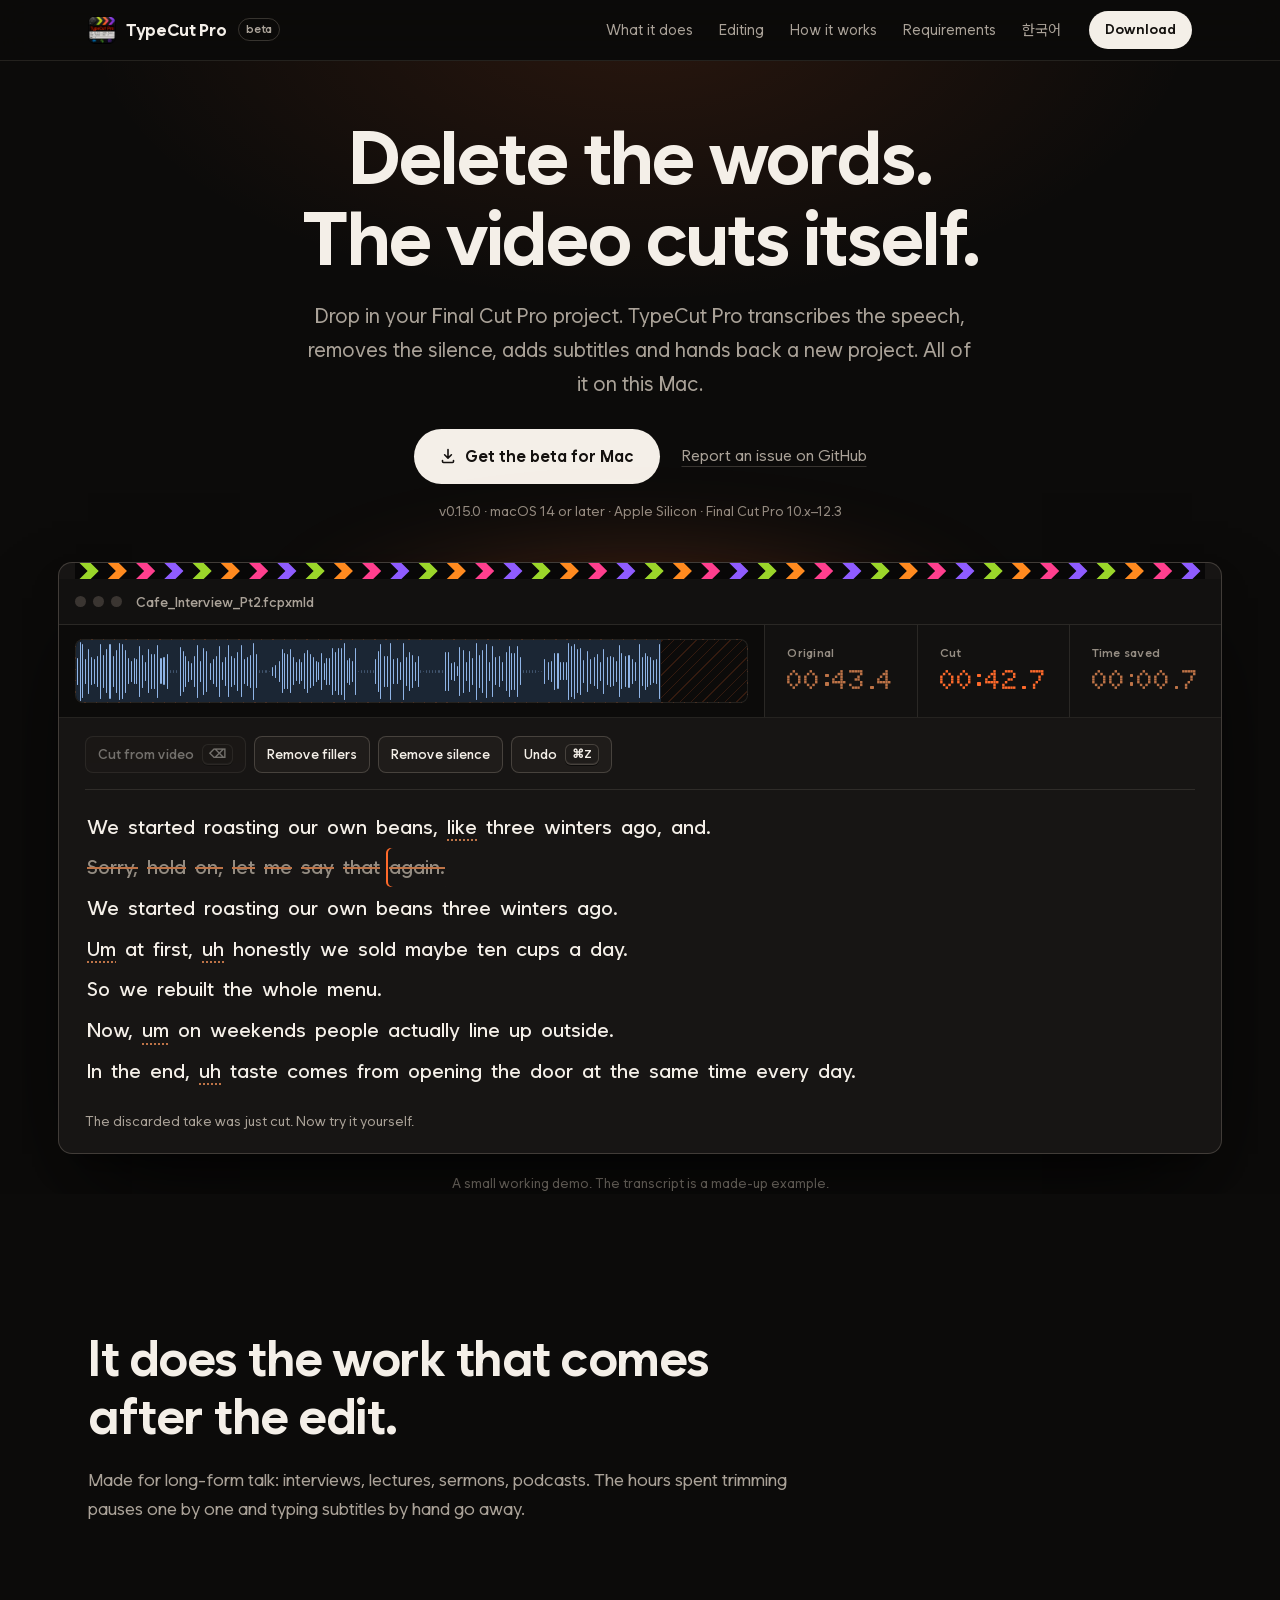
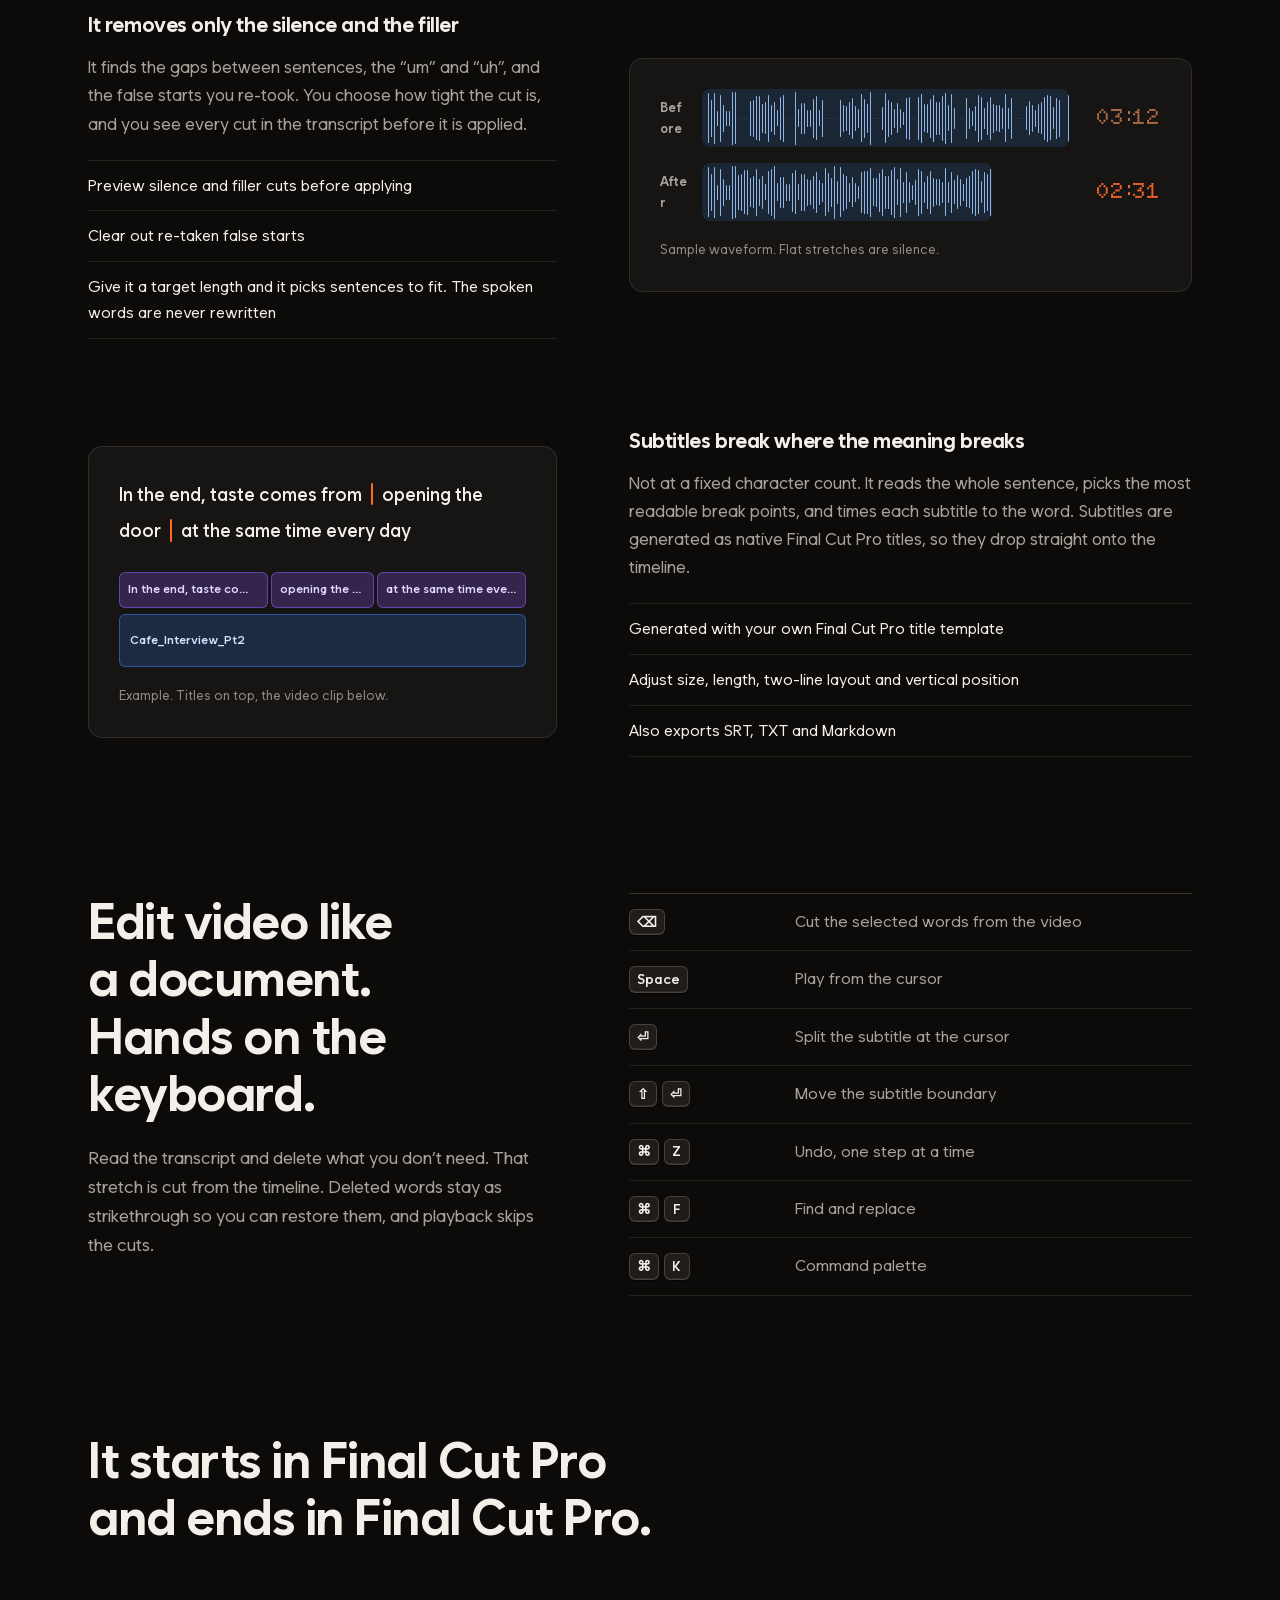
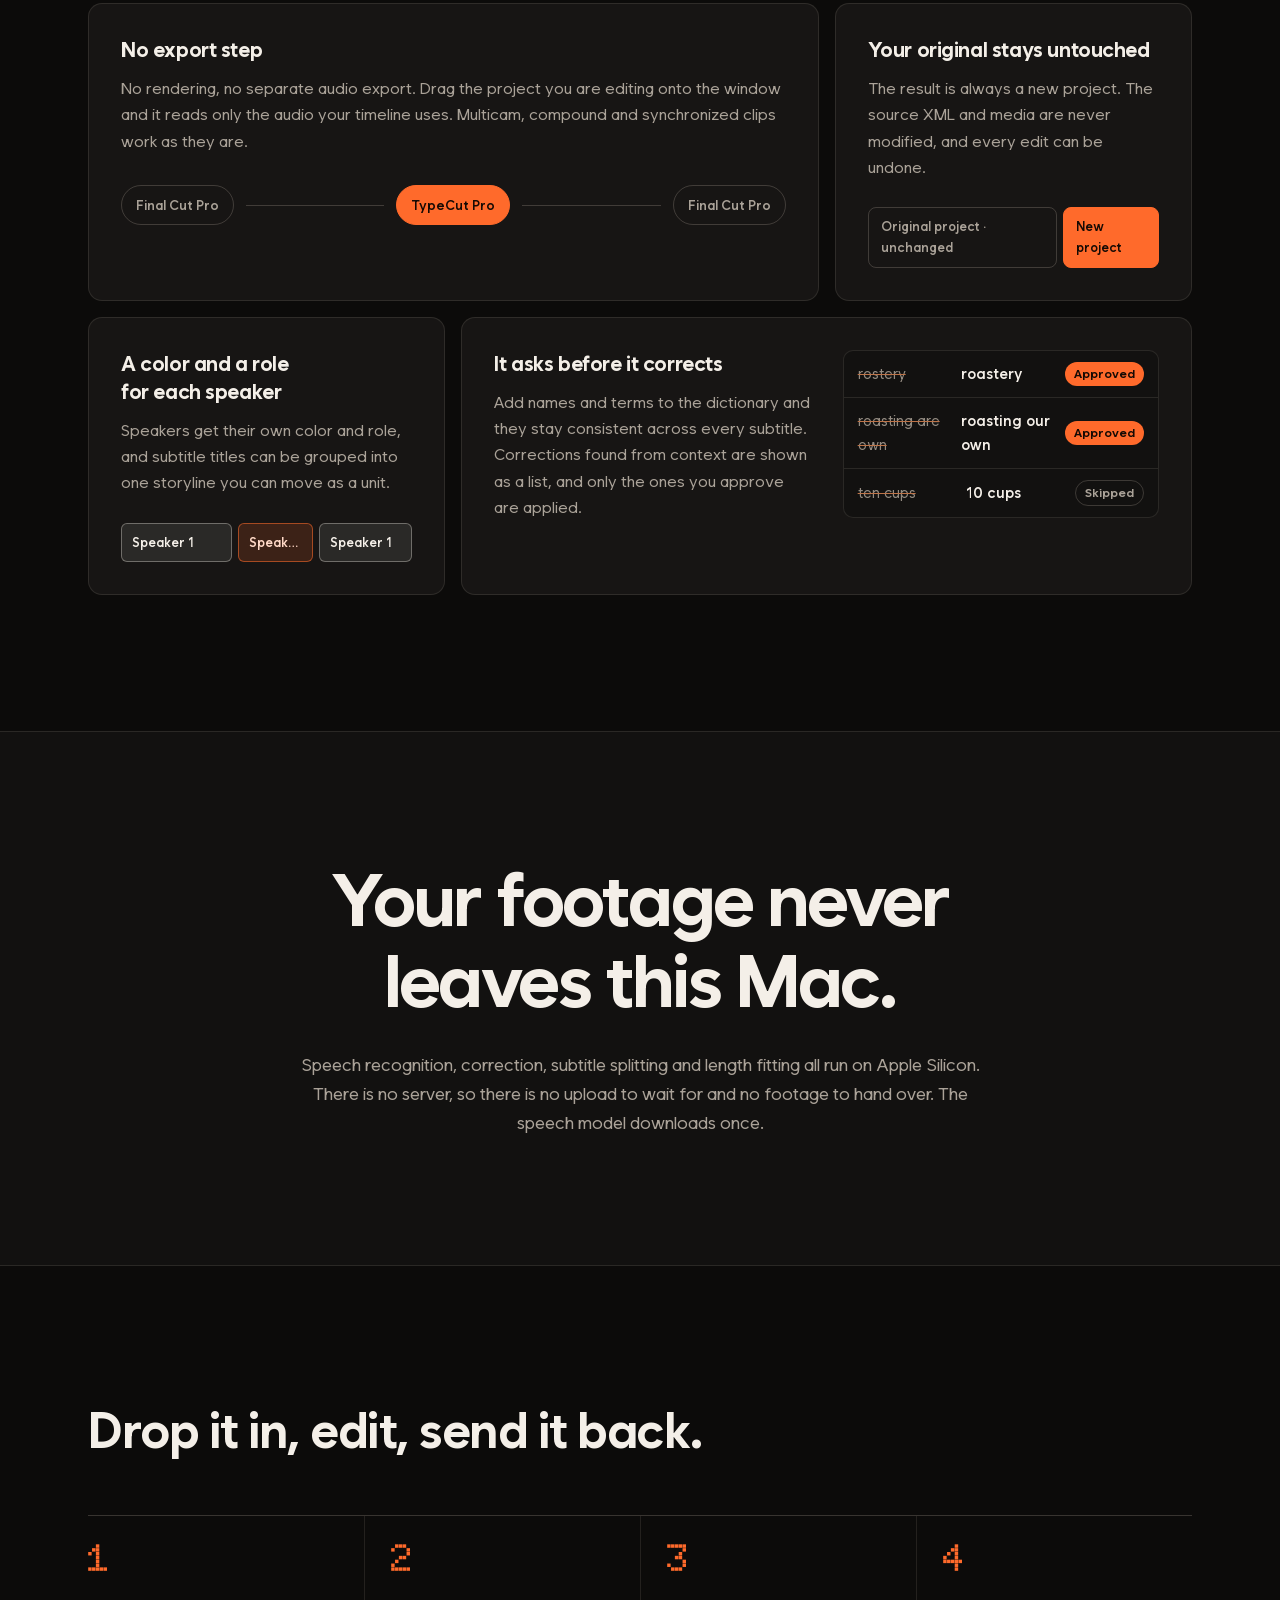
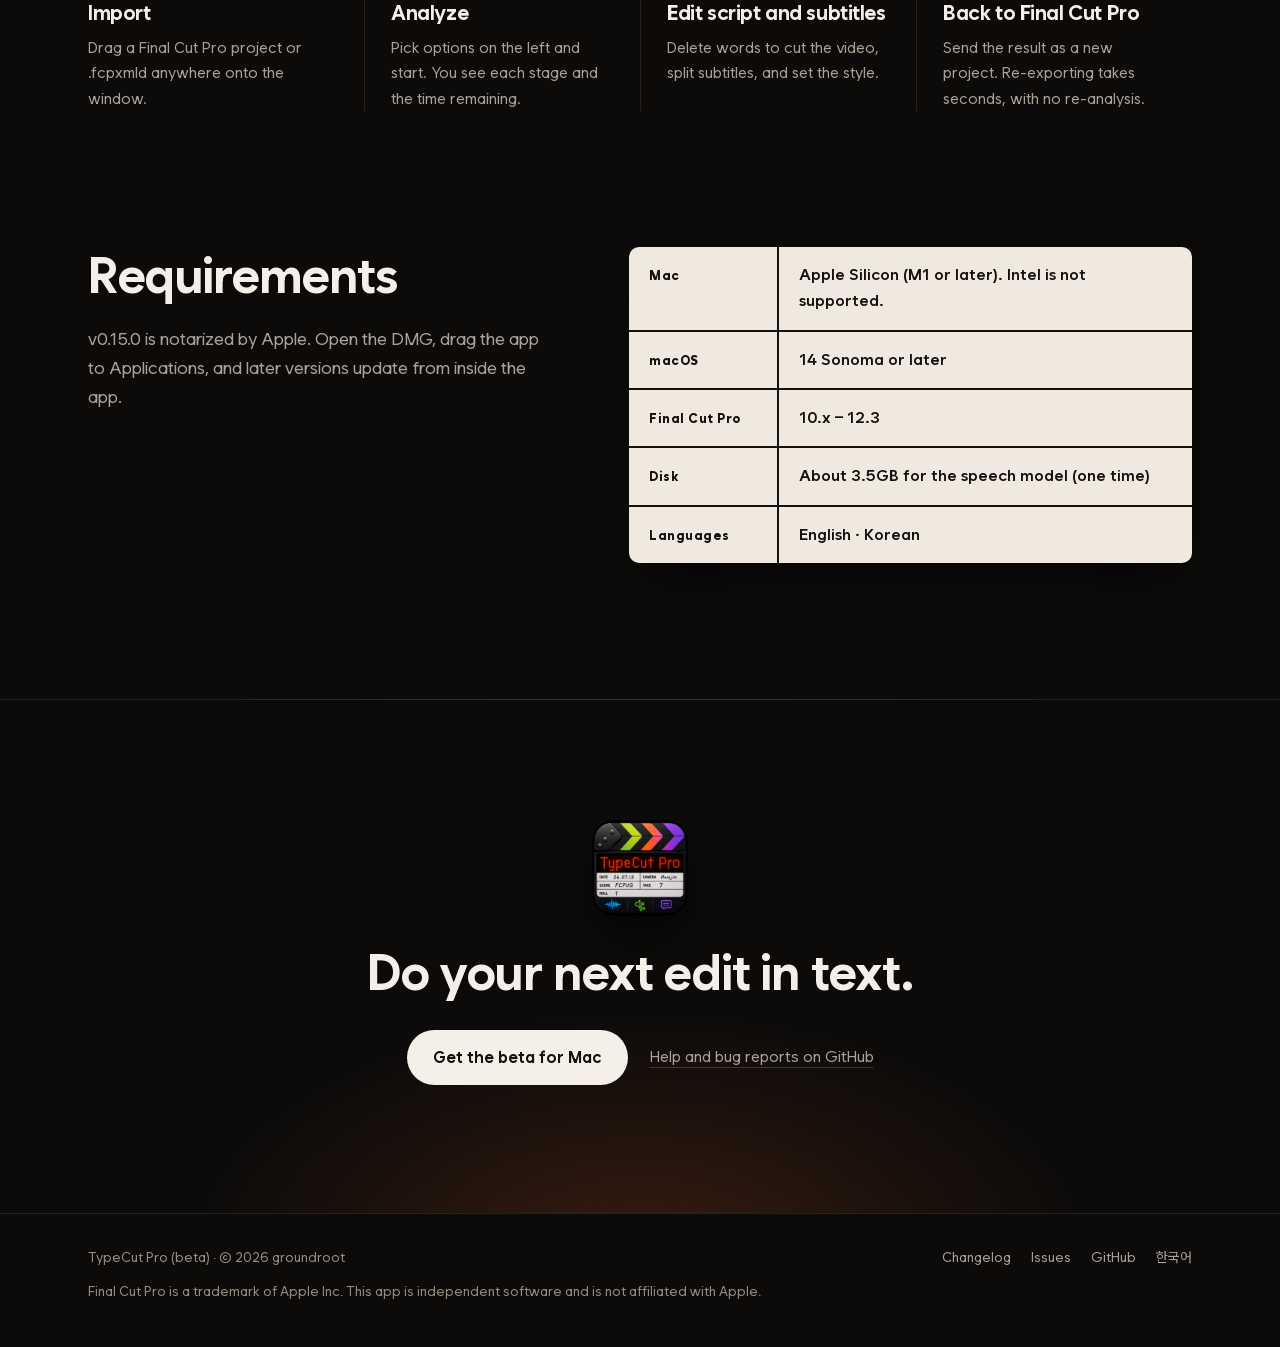
<file: docs/index.html>
<!DOCTYPE html>
<html lang="ko">
<head>
<meta charset="utf-8">
<meta name="viewport" content="width=device-width, initial-scale=1">
<title>TypeCut Pro — 글을 지우면 영상이 잘립니다 · 파이널컷 무음컷 · 자막 · 대본 편집</title>
<meta name="description" content="파이널컷 프로젝트를 그대로 넣으면 말을 받아쓰고, 무음을 걷어내고, 자막을 입혀 새 프로젝트로 돌려주는 Mac 앱. 모든 처리는 내 Mac 안에서만.">
<meta property="og:title" content="TypeCut Pro — 글을 지우면 영상이 잘립니다">
<meta property="og:description" content="파이널컷 프로젝트를 그대로 넣고, 대본을 문서처럼 고치세요. 무음컷·자막·대본 편집, 전부 온디바이스.">
<meta property="og:type" content="website">
<meta property="og:url" content="https://groundroot.github.io/typecut-pro/">
<meta property="og:image" content="https://groundroot.github.io/typecut-pro/og-image.png">
<meta property="og:image:width" content="1200">
<meta property="og:image:height" content="630">
<meta name="twitter:card" content="summary_large_image">
<meta name="twitter:image" content="https://groundroot.github.io/typecut-pro/og-image.png">
<meta name="theme-color" content="#0c0b0a">
<link rel="alternate" hreflang="ko" href="https://groundroot.github.io/typecut-pro/">
<link rel="alternate" hreflang="en" href="https://groundroot.github.io/typecut-pro/en/">
<link rel="alternate" hreflang="x-default" href="https://groundroot.github.io/typecut-pro/en/">
<link rel="icon" href="icon.png">
<script>
(function(){
  try{
    var pref = localStorage.getItem('fcpa-lang');
    var nav = (navigator.language||'').toLowerCase();
    if (pref === 'en' || (!pref && nav.indexOf('ko') !== 0)) location.replace('en/');
  }catch(e){}
})();
</script>
<link rel="stylesheet" href="fonts/fonts.css">
<link rel="stylesheet" href="site.css">
</head>
<body>
<a class="skip" href="#main">본문으로 건너뛰기</a>

<header class="nav">
  <div class="wrap nav-in">
    <a class="brand" href="#top"><img src="icon.png" alt="" width="28" height="28">TypeCut Pro<span class="beta">beta</span></a>
    <nav class="nav-links" aria-label="주요 메뉴">
      <a href="#work">하는 일</a>
      <a href="#keys">대본 편집</a>
      <a href="#flow">사용법</a>
      <a href="#specs">요구 사항</a>
      <a href="en/" lang="en" data-lang="en">English</a>
    </nav>
    <a class="btn btn-sm" href="https://github.com/groundroot/typecut-pro/releases/download/v0.15.0/TypeCut-Pro-beta-v0.15.0.dmg">다운로드</a>
  </div>
</header>

<main id="main">
<section class="hero" id="top">
  <div class="wrap">
    <h1>글을 지우면<br>영상이 잘립니다.</h1>
    <p class="hero-sub">파이널컷 프로젝트를 그대로 넣으세요. 말을 받아쓰고, 무음을 걷어내고, 자막을 입혀 새 프로젝트로 돌려줍니다. 전부 이 Mac 안에서.</p>
    <div class="hero-cta">
      <a class="btn btn-lg" href="https://github.com/groundroot/typecut-pro/releases/download/v0.15.0/TypeCut-Pro-beta-v0.15.0.dmg">
        <svg viewBox="0 0 16 16" width="16" height="16" aria-hidden="true"><path d="M8 1.5v8.6m0 0L4.6 6.8M8 10.1l3.4-3.3M2.5 12.5v1a1 1 0 0 0 1 1h9a1 1 0 0 0 1-1v-1" fill="none" stroke="currentColor" stroke-width="1.6" stroke-linecap="round" stroke-linejoin="round"/></svg>
        Mac용 베타 받기
      </a>
      <a class="link-quiet" href="https://open.kakao.com/o/grDKAwCi">베타 오픈채팅 참여</a>
    </div>
    <p class="hero-meta">v0.15.0 · macOS 14 이상 · Apple Silicon · Final Cut Pro 10.x–12.3</p>
  </div>

  <div class="wrap demo-wrap">
    <div class="demo" id="demo" data-lang="ko">
      <div class="clap" aria-hidden="true"></div>
      <div class="demo-bar">
        <span class="lights" aria-hidden="true"><i></i><i></i><i></i></span>
        <span class="demo-title">카페_인터뷰_2부.fcpxmld</span>
      </div>
      <div class="meter">
        <div class="tl" aria-hidden="true">
          <div class="tl-track" id="track"></div>
        </div>
        <aside class="slate" aria-label="길이">
          <dl>
            <div><dt>원본</dt><dd class="led" id="ledOrig">00:00.0</dd></div>
            <div><dt>컷</dt><dd class="led led-on" id="ledCut">00:00.0</dd></div>
            <div><dt>줄인 시간</dt><dd class="led" id="ledSaved">00:00.0</dd></div>
          </dl>
        </aside>
      </div>
      <div class="demo-script">
        <div class="demo-tools">
          <button type="button" data-act="cut" disabled>영상에서 자르기 <kbd>⌫</kbd></button>
          <button type="button" data-act="fillers">군소리 지우기</button>
          <button type="button" data-act="silence">무음 걷어내기</button>
          <button type="button" data-act="undo" disabled>되돌리기 <kbd>⌘Z</kbd></button>
        </div>
        <div class="script" id="script" tabindex="0" role="group" aria-label="예시 대본. 화살표 키로 낱말을 옮기고, Shift로 범위를 고르고, Delete로 자릅니다."></div>
        <p class="demo-hint" id="hint" aria-live="polite">버린 테이크 한 줄을 골라 두었습니다. ⌫를 누르면 영상에서 잘립니다.</p>
      </div>
    </div>
    <p class="demo-note">직접 만져 볼 수 있는 축소 데모입니다. 대본은 설명을 위해 만든 예시입니다.</p>
  </div>
</section>

<section class="sec" id="work">
  <div class="wrap">
    <h2>컷 편집이 끝난 뒤의 일을<br>대신합니다.</h2>
    <p class="lead">인터뷰, 강의, 설교, 팟캐스트처럼 말이 많은 롱폼을 위한 도구입니다. 침묵을 하나씩 자르고 자막을 손으로 치던 시간이 사라집니다.</p>

    <div class="row">
      <div class="row-txt">
        <h3>침묵과 군소리만 걷어냅니다</h3>
        <p>말과 말 사이의 빈 구간, “어”와 “음”, 다시 말하느라 버린 앞부분을 찾아 표시합니다. 얼마나 촘촘히 자를지는 강도로 정하고, 자르기 전에 대본에서 먼저 확인합니다.</p>
        <ul class="ticks">
          <li>무음 컷과 군소리 컷을 미리 보고 적용</li>
          <li>다시 말한 NG 테이크 정리</li>
          <li>목표 길이를 말하면 문장을 골라 분량을 맞춤. 말한 글자는 바꾸지 않습니다</li>
        </ul>
      </div>
      <figure class="row-fig fig-wave" aria-label="무음 제거 전과 후의 파형">
        <div class="wave-line"><span class="tag">전</span><div class="wave" data-wave="before"></div><span class="led">03:12</span></div>
        <div class="wave-line"><span class="tag">후</span><div class="wave" data-wave="after"></div><span class="led led-on">02:31</span></div>
        <figcaption>예시 파형. 평평한 구간이 무음입니다.</figcaption>
      </figure>
    </div>

    <div class="row row-rev">
      <div class="row-txt">
        <h3>자막은 뜻이 끊기는 곳에서 나뉩니다</h3>
        <p>글자 수로 뚝 자르지 않습니다. 문장 전체를 보고 가장 읽기 좋은 자리를 골라 나누고, 단어 단위 타이밍으로 말에 맞춰 붙입니다. 자막은 처음부터 파이널컷 타이틀로 만들어져 타임라인에 그대로 놓입니다.</p>
        <ul class="ticks">
          <li>내가 쓰는 파이널컷 타이틀 템플릿으로 생성</li>
          <li>글자 크기 · 길이 · 2줄 · 세로 위치 조절</li>
          <li>SRT · TXT · Markdown으로도 내보내기</li>
        </ul>
      </div>
      <figure class="row-fig fig-cap" aria-label="한 문장이 자막 세 개로 나뉘는 예">
        <p class="cap-src">결국 맛은 숫자가 아니라<span class="brk" aria-hidden="true"></span>매일 같은 시간에<span class="brk" aria-hidden="true"></span>문을 여는 데서 나오더라고요</p>
        <div class="lane lane-title"><span style="flex:31">결국 맛은 숫자가 아니라</span><span style="flex:22">매일 같은 시간에</span><span style="flex:34">문을 여는 데서 나오더라고요</span></div>
        <div class="lane lane-video"><span>카페_인터뷰_2부</span></div>
        <figcaption>예시. 위가 자막 타이틀, 아래가 영상 클립입니다.</figcaption>
      </figure>
    </div>
  </div>
</section>

<section class="sec sec-keys" id="keys">
  <div class="wrap keys-grid">
    <div>
      <h2>영상을 문서처럼.<br>손은 키보드에.</h2>
      <p class="lead">대본을 읽다가 필요 없는 말을 지우면 그 구간이 타임라인에서 잘립니다. 지운 말은 취소선으로 남아 언제든 되살릴 수 있고, 재생은 잘린 곳을 건너뜁니다.</p>
    </div>
    <dl class="keys">
      <div><dt><kbd>⌫</kbd></dt><dd>고른 말을 영상에서 자르기</dd></div>
      <div><dt><kbd>Space</kbd></dt><dd>커서 자리부터 재생</dd></div>
      <div><dt><kbd>⏎</kbd></dt><dd>커서에서 자막 나누기</dd></div>
      <div><dt><kbd>⇧</kbd><kbd>⏎</kbd></dt><dd>자막 경계 옮기기</dd></div>
      <div><dt><kbd>⌘</kbd><kbd>Z</kbd></dt><dd>한 번에 한 단계씩 되돌리기</dd></div>
      <div><dt><kbd>⌘</kbd><kbd>F</kbd></dt><dd>찾기와 바꾸기</dd></div>
      <div><dt><kbd>⌘</kbd><kbd>K</kbd></dt><dd>명령 팔레트</dd></div>
    </dl>
  </div>
</section>

<section class="sec" id="more">
  <div class="wrap">
    <h2>파이널컷에서 와서<br>파이널컷으로 돌아갑니다.</h2>
    <div class="bento">
      <article class="cell cell-wide">
        <h3>내보내기 과정이 없습니다</h3>
        <p>영상을 렌더하거나 오디오를 따로 뽑지 않습니다. 편집하던 프로젝트를 창에 끌어다 놓으면 타임라인이 쓰는 구간의 소리만 읽습니다. 멀티캠, 컴파운드, 싱크 클립도 그대로 받습니다.</p>
        <div class="route" aria-hidden="true"><span>Final Cut Pro</span><i></i><span class="on">TypeCut Pro</span><i></i><span>Final Cut Pro</span></div>
      </article>
      <article class="cell">
        <h3>원본은 그대로</h3>
        <p>결과는 언제나 새 프로젝트입니다. 원본 XML과 원본 미디어는 건드리지 않고, 모든 편집은 되돌릴 수 있습니다.</p>
        <div class="pair" aria-hidden="true"><span>원본 프로젝트 · 그대로</span><span class="on">새 프로젝트</span></div>
      </article>
      <article class="cell">
        <h3>화자마다 다른 색과 롤</h3>
        <p>화자를 나눠 색과 롤을 붙이고, 자막 타이틀을 스토리라인 한 줄로 묶어 통째로 옮길 수 있습니다.</p>
        <div class="spk" aria-hidden="true"><span class="s1" style="flex:5">화자 1</span><span class="s2" style="flex:3">화자 2</span><span class="s1" style="flex:4">화자 1</span></div>
      </article>
      <article class="cell cell-wide cell-fix">
        <div>
          <h3>틀린 말은 물어보고 고칩니다</h3>
          <p>이름과 전문용어를 사전에 등록해 두면 자막 전체에 통일됩니다. 문맥으로 찾은 교정 후보는 목록으로 보여 주고, 승인한 것만 반영합니다.</p>
        </div>
        <ul class="fix" aria-label="교정 후보 예시">
          <li><s>로스트리</s><b>로스터리</b><span class="ok">승인</span></li>
          <li><s>원두를 복기</s><b>원두를 볶기</b><span class="ok">승인</span></li>
          <li><s>열 잔</s><b>10잔</b><span class="no">건너뜀</span></li>
        </ul>
      </article>
    </div>
  </div>
</section>

<section class="sec sec-local">
  <div class="wrap">
    <h2 class="big">영상은 이 Mac을<br>떠나지 않습니다.</h2>
    <p class="lead">음성 인식, 교정, 자막 분리, 분량 맞추기까지 전부 Apple Silicon 위에서 돕니다. 올릴 서버가 없으니 기다릴 업로드도, 넘겨줄 영상도 없습니다. 음성 모델은 처음 한 번만 내려받습니다.</p>
  </div>
</section>

<section class="sec" id="flow">
  <div class="wrap">
    <h2>넣고, 고치고, 돌려받습니다.</h2>
    <ol class="flow">
      <li><h3>가져오기</h3><p>파이널컷 프로젝트나 .fcpxmld를 창 어디에나 끌어다 놓습니다.</p></li>
      <li><h3>분석</h3><p>왼쪽에서 옵션을 고르고 분석을 시작합니다. 진행 단계와 남은 시간이 보입니다.</p></li>
      <li><h3>대본과 자막 편집</h3><p>말을 지워 영상을 자르고, 자막을 나누고, 스타일을 맞춥니다.</p></li>
      <li><h3>파이널컷으로</h3><p>결과를 새 프로젝트로 보냅니다. 다시 내보낼 때는 재분석 없이 몇 초면 됩니다.</p></li>
    </ol>
  </div>
</section>

<section class="sec" id="specs">
  <div class="wrap specs-grid">
    <div>
      <h2>요구 사항</h2>
      <p class="lead">v0.15.0은 Apple 공증을 마쳤습니다. DMG를 열어 Applications로 옮기면 설치가 끝나고, 이후 버전은 앱 안에서 받습니다.</p>
    </div>
    <table class="spec">
      <tbody>
        <tr><th scope="row">Mac</th><td>Apple Silicon (M1 이상). Intel은 지원하지 않습니다.</td></tr>
        <tr><th scope="row">macOS</th><td>14 Sonoma 이상</td></tr>
        <tr><th scope="row">Final Cut Pro</th><td>10.x – 12.3</td></tr>
        <tr><th scope="row">디스크</th><td>음성 모델 약 3.5GB (최초 1회)</td></tr>
        <tr><th scope="row">언어</th><td>한국어 · English</td></tr>
      </tbody>
    </table>
  </div>
</section>

<section class="final">
  <div class="wrap">
    <img src="icon.png" alt="" width="96" height="96">
    <h2>다음 편집은 글로 하세요.</h2>
    <div class="hero-cta">
      <a class="btn btn-lg" href="https://github.com/groundroot/typecut-pro/releases/download/v0.15.0/TypeCut-Pro-beta-v0.15.0.dmg">Mac용 베타 받기</a>
      <a class="link-quiet" href="https://open.kakao.com/o/grDKAwCi">설치 도움 · 버그 제보는 오픈채팅으로</a>
    </div>
  </div>
</section>
</main>

<footer class="foot">
  <div class="wrap foot-in">
    <span>TypeCut Pro (beta) · © 2026 groundroot</span>
    <nav aria-label="바닥글">
      <a href="https://github.com/groundroot/typecut-pro/blob/main/CHANGELOG.md">업데이트 로그</a>
      <a href="https://github.com/groundroot/typecut-pro/issues">이슈</a>
      <a href="https://github.com/groundroot/typecut-pro">GitHub</a>
      <a href="en/" lang="en" data-lang="en">English</a>
    </nav>
    <p>Final Cut Pro는 Apple Inc.의 상표입니다. 이 앱은 Apple과 무관한 독립 소프트웨어입니다.</p>
  </div>
</footer>

<script src="site.js"></script>
</body>
</html>
</file>
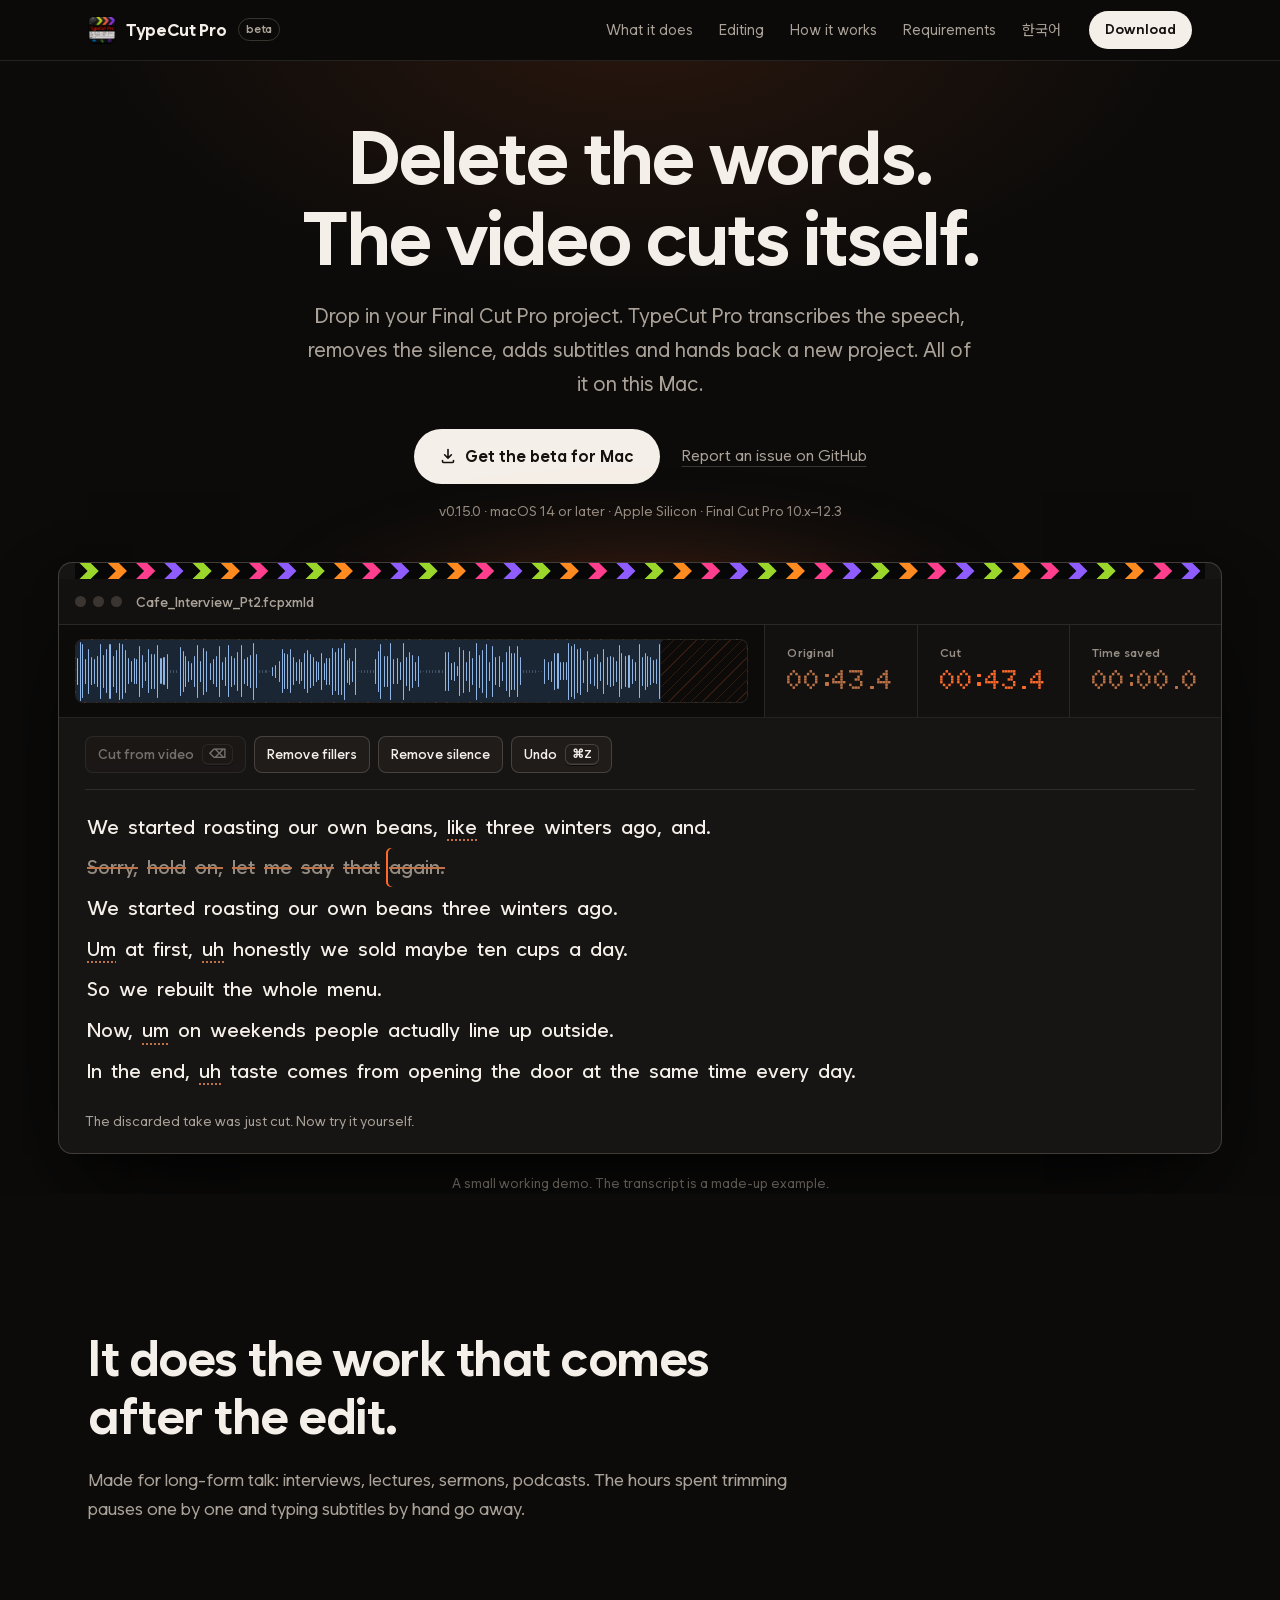
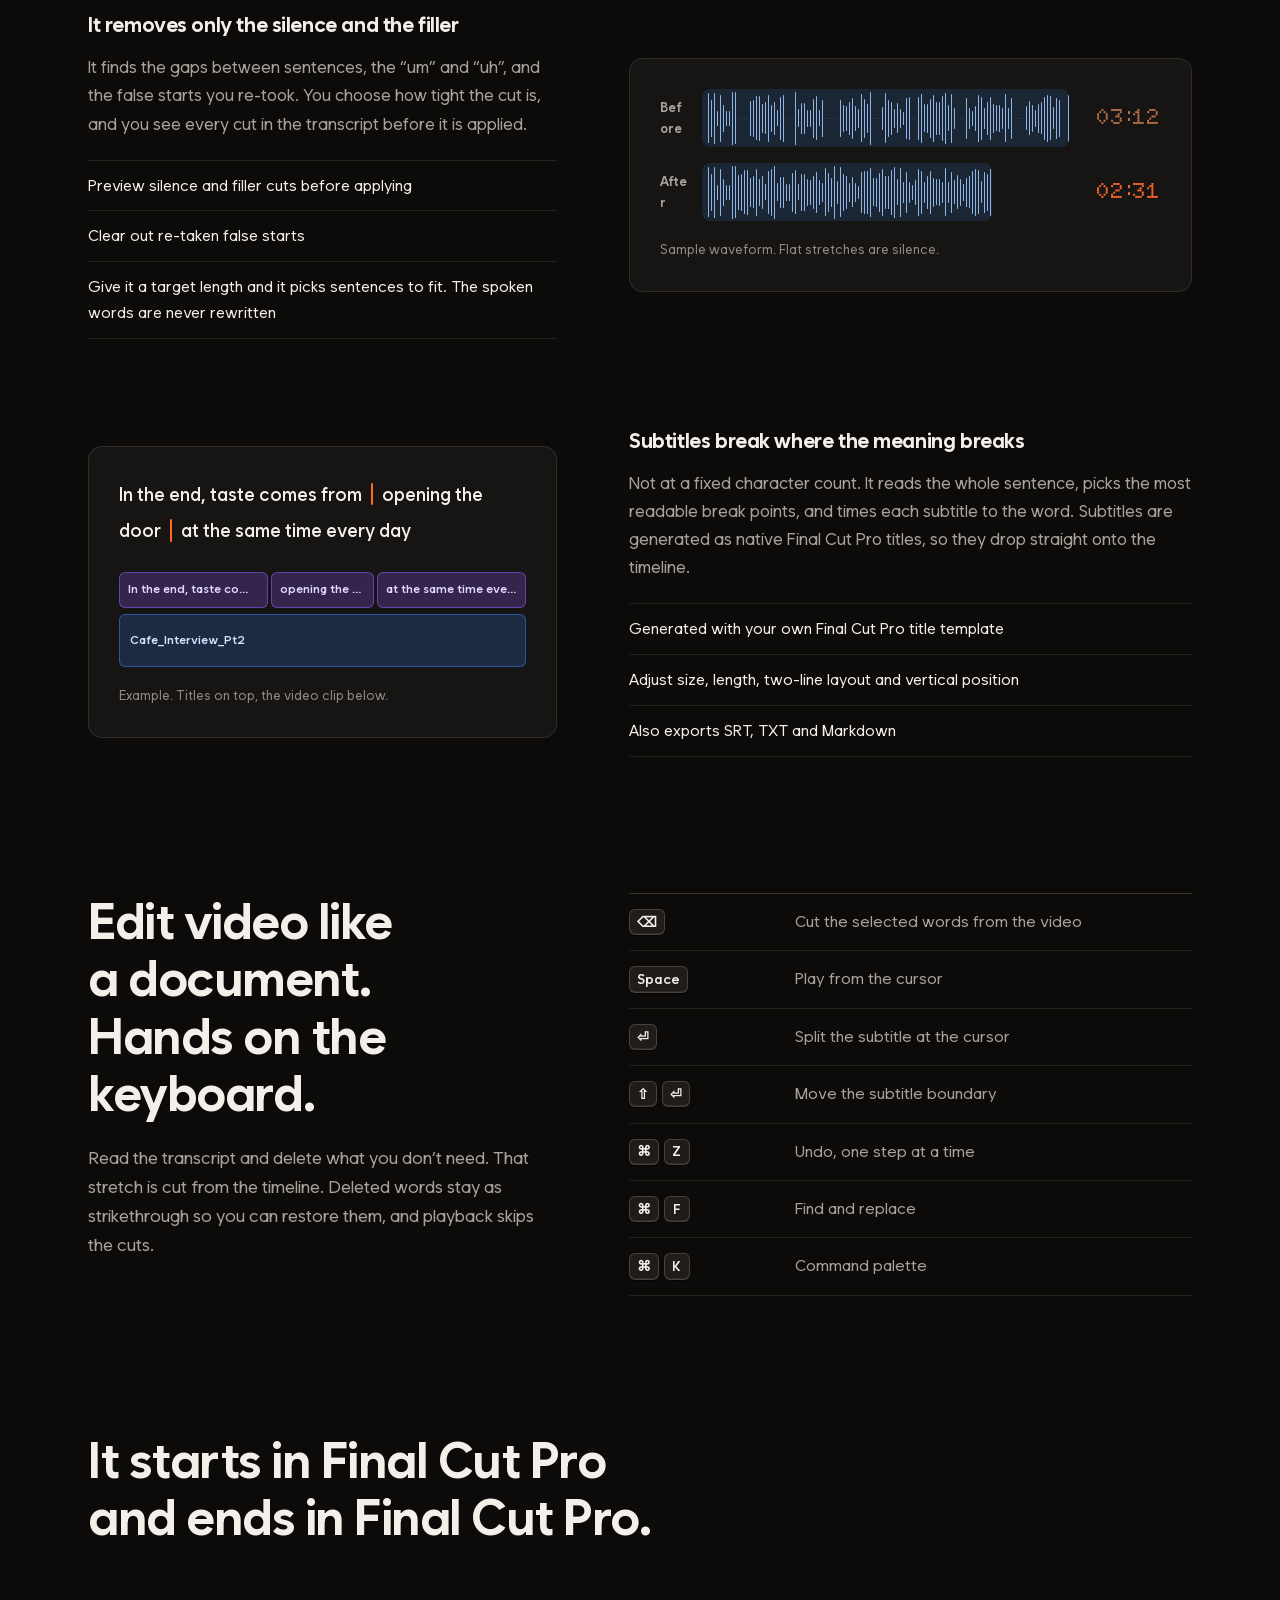
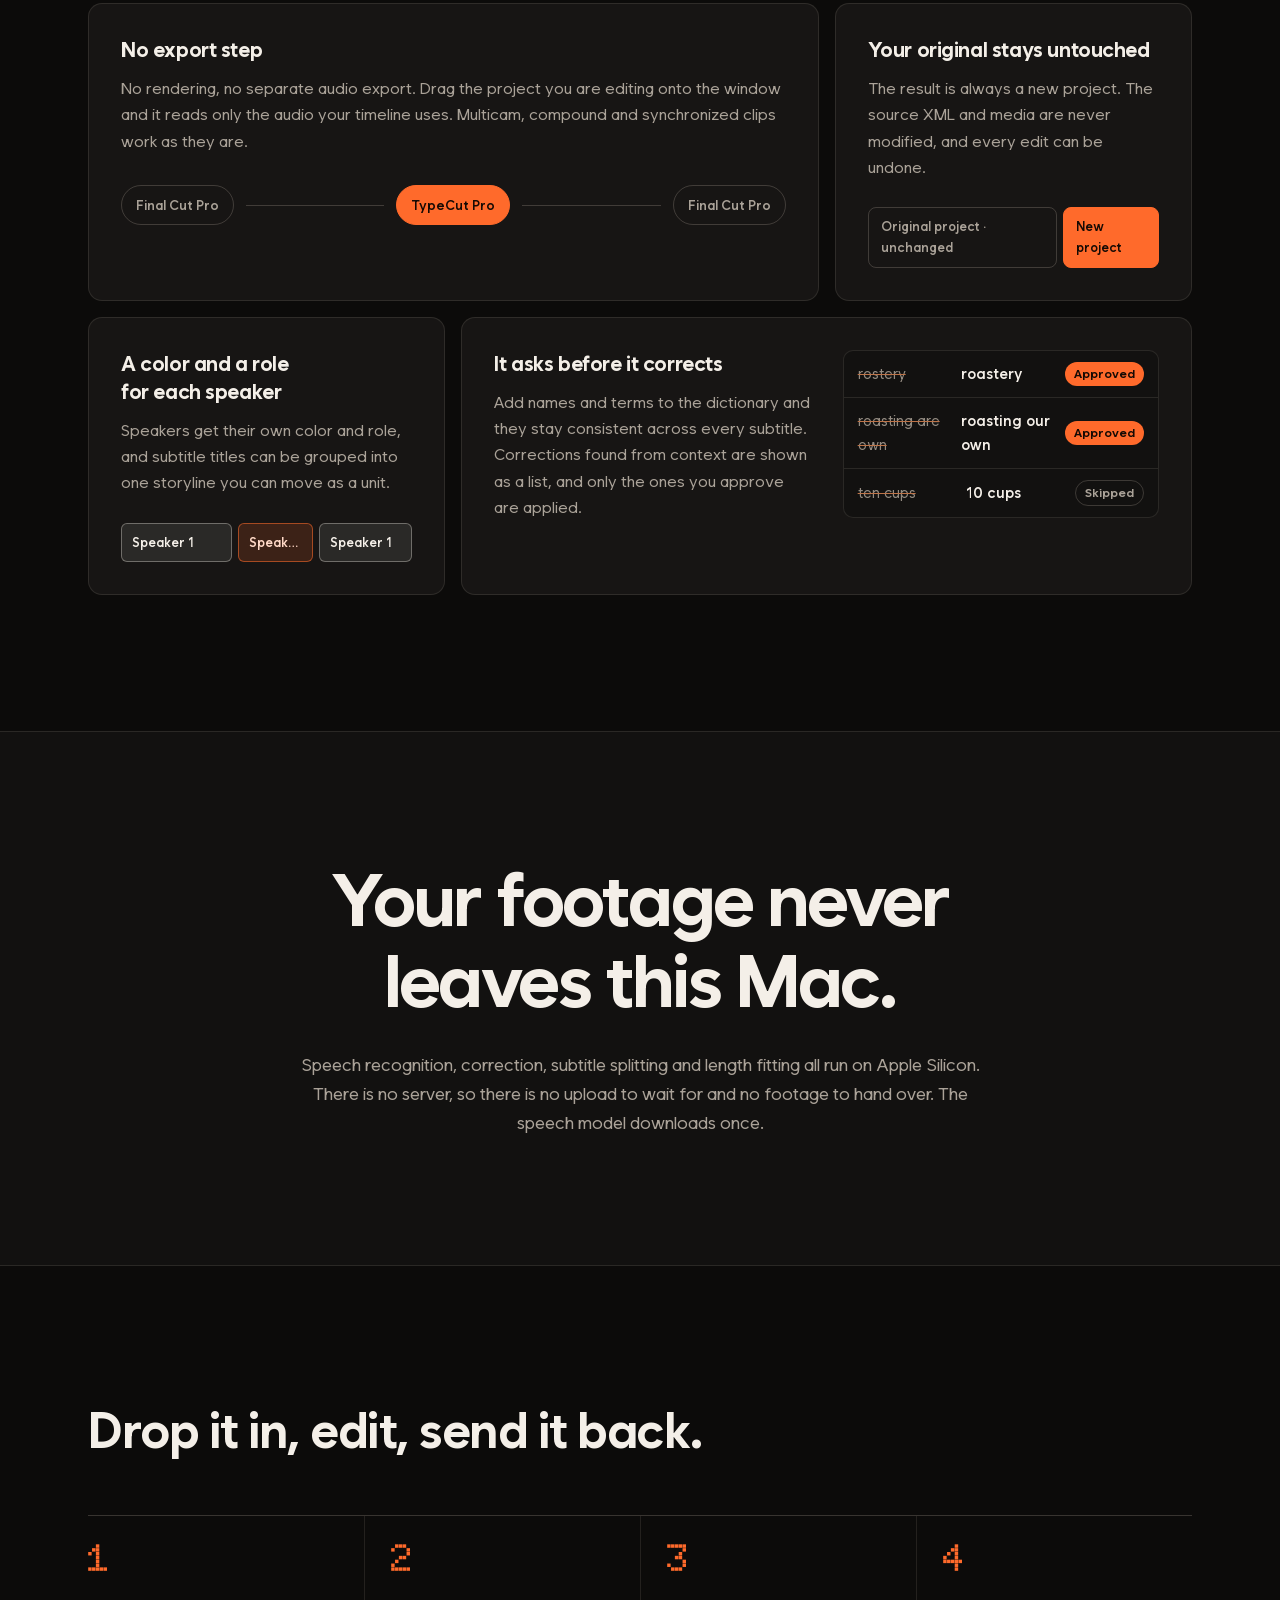
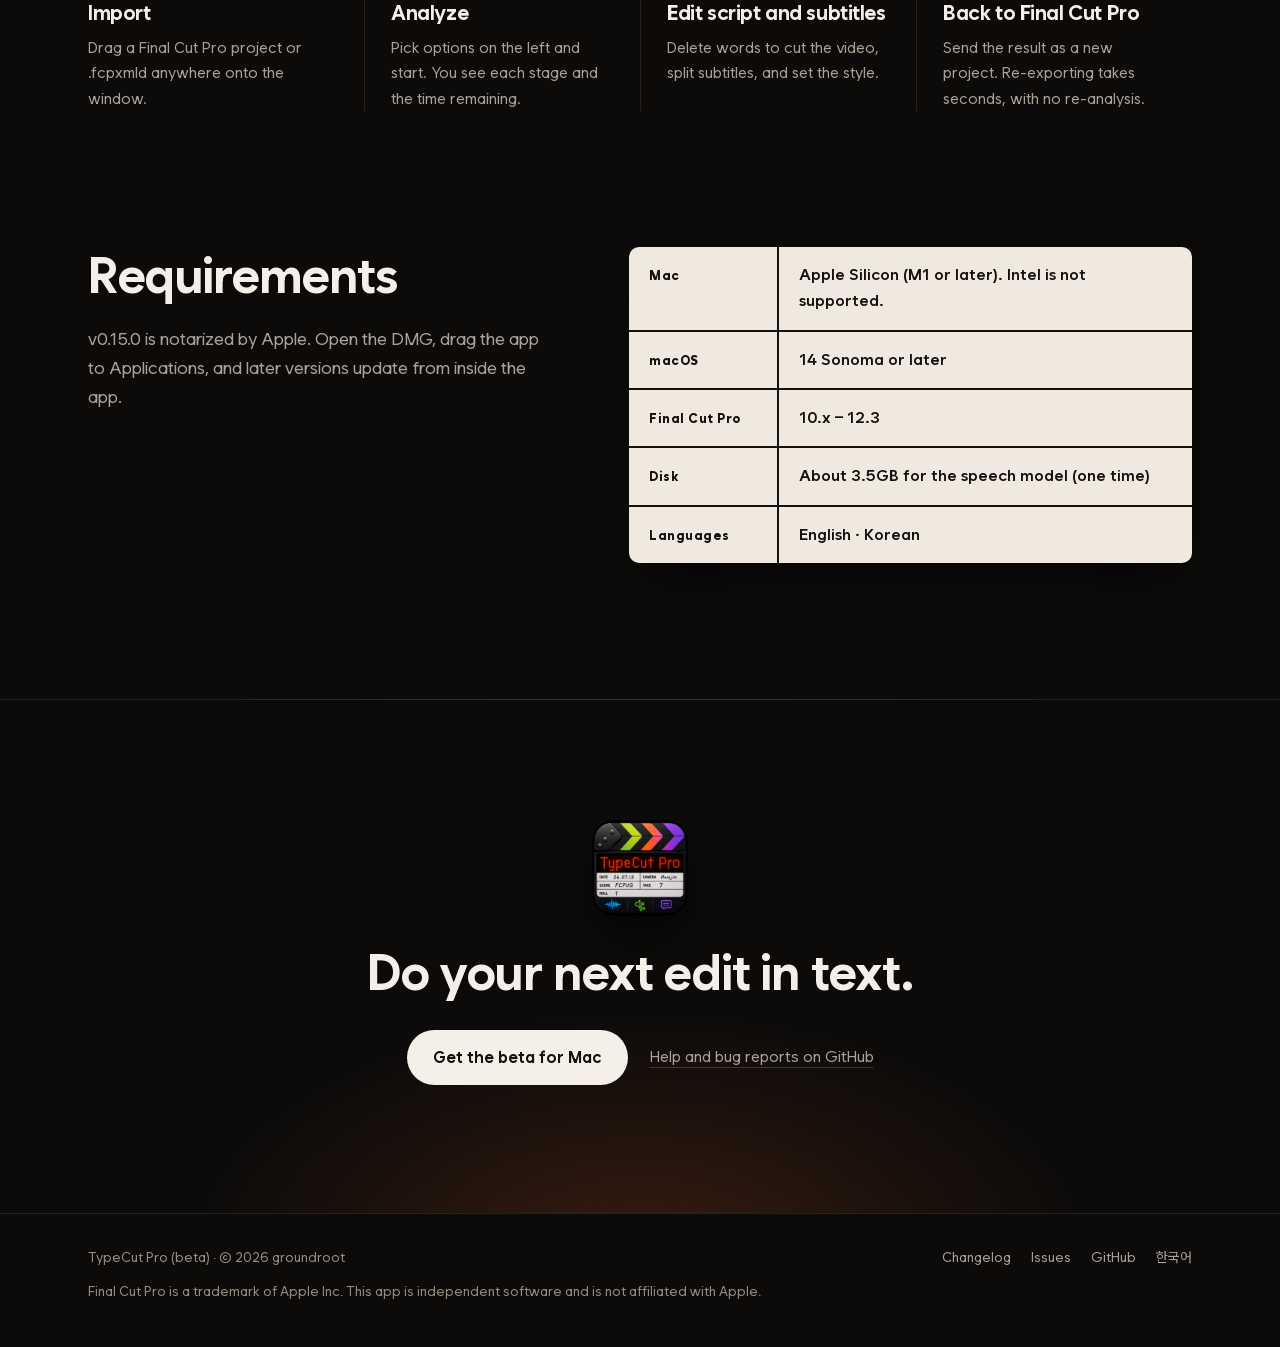
<file: docs/en/index.html>
<!DOCTYPE html>
<html lang="en">
<head>
<meta charset="utf-8">
<meta name="viewport" content="width=device-width, initial-scale=1">
<title>TypeCut Pro — Delete the words, cut the video · Silence removal, subtitles and text-based editing for Final Cut Pro</title>
<meta name="description" content="Drop in your Final Cut Pro project. TypeCut Pro transcribes the speech, removes the silence, adds subtitles and hands back a new project. Everything runs on your Mac.">
<meta property="og:title" content="TypeCut Pro — Delete the words, cut the video">
<meta property="og:description" content="Drop in your Final Cut Pro project and edit the transcript like a document. Silence removal, subtitles and text-based editing, all on-device.">
<meta property="og:type" content="website">
<meta property="og:url" content="https://groundroot.github.io/typecut-pro/en/">
<meta property="og:image" content="https://groundroot.github.io/typecut-pro/og-image.png">
<meta property="og:image:width" content="1200">
<meta property="og:image:height" content="630">
<meta name="twitter:card" content="summary_large_image">
<meta name="twitter:image" content="https://groundroot.github.io/typecut-pro/og-image.png">
<meta name="theme-color" content="#0c0b0a">
<link rel="alternate" hreflang="ko" href="https://groundroot.github.io/typecut-pro/">
<link rel="alternate" hreflang="en" href="https://groundroot.github.io/typecut-pro/en/">
<link rel="alternate" hreflang="x-default" href="https://groundroot.github.io/typecut-pro/en/">
<link rel="icon" href="../icon.png">
<link rel="stylesheet" href="../fonts/fonts.css">
<link rel="stylesheet" href="../site.css">
</head>
<body>
<a class="skip" href="#main">Skip to content</a>

<header class="nav">
  <div class="wrap nav-in">
    <a class="brand" href="#top"><img src="../icon.png" alt="" width="28" height="28">TypeCut Pro<span class="beta">beta</span></a>
    <nav class="nav-links" aria-label="Main">
      <a href="#work">What it does</a>
      <a href="#keys">Editing</a>
      <a href="#flow">How it works</a>
      <a href="#specs">Requirements</a>
      <a href="../" lang="ko" data-lang="ko">한국어</a>
    </nav>
    <a class="btn btn-sm" href="https://github.com/groundroot/typecut-pro/releases/download/v0.15.0/TypeCut-Pro-beta-v0.15.0.dmg">Download</a>
  </div>
</header>

<main id="main">
<section class="hero" id="top">
  <div class="wrap">
    <h1>Delete the words.<br>The video cuts itself.</h1>
    <p class="hero-sub">Drop in your Final Cut Pro project. TypeCut Pro transcribes the speech, removes the silence, adds subtitles and hands back a new project. All of it on this Mac.</p>
    <div class="hero-cta">
      <a class="btn btn-lg" href="https://github.com/groundroot/typecut-pro/releases/download/v0.15.0/TypeCut-Pro-beta-v0.15.0.dmg">
        <svg viewBox="0 0 16 16" width="16" height="16" aria-hidden="true"><path d="M8 1.5v8.6m0 0L4.6 6.8M8 10.1l3.4-3.3M2.5 12.5v1a1 1 0 0 0 1 1h9a1 1 0 0 0 1-1v-1" fill="none" stroke="currentColor" stroke-width="1.6" stroke-linecap="round" stroke-linejoin="round"/></svg>
        Get the beta for Mac
      </a>
      <a class="link-quiet" href="https://github.com/groundroot/typecut-pro/issues">Report an issue on GitHub</a>
    </div>
    <p class="hero-meta">v0.15.0 · macOS 14 or later · Apple Silicon · Final Cut Pro 10.x–12.3</p>
  </div>

  <div class="wrap demo-wrap">
    <div class="demo" id="demo" data-lang="en">
      <div class="clap" aria-hidden="true"></div>
      <div class="demo-bar">
        <span class="lights" aria-hidden="true"><i></i><i></i><i></i></span>
        <span class="demo-title">Cafe_Interview_Pt2.fcpxmld</span>
      </div>
      <div class="meter">
        <div class="tl" aria-hidden="true">
          <div class="tl-track" id="track"></div>
        </div>
        <aside class="slate" aria-label="Duration">
          <dl>
            <div><dt>Original</dt><dd class="led" id="ledOrig">00:00.0</dd></div>
            <div><dt>Cut</dt><dd class="led led-on" id="ledCut">00:00.0</dd></div>
            <div><dt>Time saved</dt><dd class="led" id="ledSaved">00:00.0</dd></div>
          </dl>
        </aside>
      </div>
      <div class="demo-script">
        <div class="demo-tools">
          <button type="button" data-act="cut" disabled>Cut from video <kbd>⌫</kbd></button>
          <button type="button" data-act="fillers">Remove fillers</button>
          <button type="button" data-act="silence">Remove silence</button>
          <button type="button" data-act="undo" disabled>Undo <kbd>⌘Z</kbd></button>
        </div>
        <div class="script" id="script" tabindex="0" role="group" aria-label="Sample transcript. Arrow keys move between words, Shift extends the selection, Delete cuts."></div>
        <p class="demo-hint" id="hint" aria-live="polite">One discarded take is already selected. Press ⌫ to cut it from the video.</p>
      </div>
    </div>
    <p class="demo-note">A small working demo. The transcript is a made-up example.</p>
  </div>
</section>

<section class="sec" id="work">
  <div class="wrap">
    <h2>It does the work that comes<br>after the edit.</h2>
    <p class="lead">Made for long-form talk: interviews, lectures, sermons, podcasts. The hours spent trimming pauses one by one and typing subtitles by hand go away.</p>

    <div class="row">
      <div class="row-txt">
        <h3>It removes only the silence and the filler</h3>
        <p>It finds the gaps between sentences, the “um” and “uh”, and the false starts you re-took. You choose how tight the cut is, and you see every cut in the transcript before it is applied.</p>
        <ul class="ticks">
          <li>Preview silence and filler cuts before applying</li>
          <li>Clear out re-taken false starts</li>
          <li>Give it a target length and it picks sentences to fit. The spoken words are never rewritten</li>
        </ul>
      </div>
      <figure class="row-fig fig-wave" aria-label="Waveform before and after silence removal">
        <div class="wave-line"><span class="tag">Before</span><div class="wave" data-wave="before"></div><span class="led">03:12</span></div>
        <div class="wave-line"><span class="tag">After</span><div class="wave" data-wave="after"></div><span class="led led-on">02:31</span></div>
        <figcaption>Sample waveform. Flat stretches are silence.</figcaption>
      </figure>
    </div>

    <div class="row row-rev">
      <div class="row-txt">
        <h3>Subtitles break where the meaning breaks</h3>
        <p>Not at a fixed character count. It reads the whole sentence, picks the most readable break points, and times each subtitle to the word. Subtitles are generated as native Final Cut Pro titles, so they drop straight onto the timeline.</p>
        <ul class="ticks">
          <li>Generated with your own Final Cut Pro title template</li>
          <li>Adjust size, length, two-line layout and vertical position</li>
          <li>Also exports SRT, TXT and Markdown</li>
        </ul>
      </div>
      <figure class="row-fig fig-cap" aria-label="One sentence split into three subtitles">
        <p class="cap-src">In the end, taste comes from<span class="brk" aria-hidden="true"></span>opening the door<span class="brk" aria-hidden="true"></span>at the same time every day</p>
        <div class="lane lane-title"><span style="flex:34">In the end, taste comes from</span><span style="flex:22">opening the door</span><span style="flex:34">at the same time every day</span></div>
        <div class="lane lane-video"><span>Cafe_Interview_Pt2</span></div>
        <figcaption>Example. Titles on top, the video clip below.</figcaption>
      </figure>
    </div>
  </div>
</section>

<section class="sec sec-keys" id="keys">
  <div class="wrap keys-grid">
    <div>
      <h2>Edit video like a document.<br>Hands on the keyboard.</h2>
      <p class="lead">Read the transcript and delete what you don’t need. That stretch is cut from the timeline. Deleted words stay as strikethrough so you can restore them, and playback skips the cuts.</p>
    </div>
    <dl class="keys">
      <div><dt><kbd>⌫</kbd></dt><dd>Cut the selected words from the video</dd></div>
      <div><dt><kbd>Space</kbd></dt><dd>Play from the cursor</dd></div>
      <div><dt><kbd>⏎</kbd></dt><dd>Split the subtitle at the cursor</dd></div>
      <div><dt><kbd>⇧</kbd><kbd>⏎</kbd></dt><dd>Move the subtitle boundary</dd></div>
      <div><dt><kbd>⌘</kbd><kbd>Z</kbd></dt><dd>Undo, one step at a time</dd></div>
      <div><dt><kbd>⌘</kbd><kbd>F</kbd></dt><dd>Find and replace</dd></div>
      <div><dt><kbd>⌘</kbd><kbd>K</kbd></dt><dd>Command palette</dd></div>
    </dl>
  </div>
</section>

<section class="sec" id="more">
  <div class="wrap">
    <h2>It starts in Final Cut Pro<br>and ends in Final Cut Pro.</h2>
    <div class="bento">
      <article class="cell cell-wide">
        <h3>No export step</h3>
        <p>No rendering, no separate audio export. Drag the project you are editing onto the window and it reads only the audio your timeline uses. Multicam, compound and synchronized clips work as they are.</p>
        <div class="route" aria-hidden="true"><span>Final Cut Pro</span><i></i><span class="on">TypeCut Pro</span><i></i><span>Final Cut Pro</span></div>
      </article>
      <article class="cell">
        <h3>Your original stays untouched</h3>
        <p>The result is always a new project. The source XML and media are never modified, and every edit can be undone.</p>
        <div class="pair" aria-hidden="true"><span>Original project · unchanged</span><span class="on">New project</span></div>
      </article>
      <article class="cell">
        <h3>A color and a role for each speaker</h3>
        <p>Speakers get their own color and role, and subtitle titles can be grouped into one storyline you can move as a unit.</p>
        <div class="spk" aria-hidden="true"><span class="s1" style="flex:5">Speaker 1</span><span class="s2" style="flex:3">Speaker 2</span><span class="s1" style="flex:4">Speaker 1</span></div>
      </article>
      <article class="cell cell-wide cell-fix">
        <div>
          <h3>It asks before it corrects</h3>
          <p>Add names and terms to the dictionary and they stay consistent across every subtitle. Corrections found from context are shown as a list, and only the ones you approve are applied.</p>
        </div>
        <ul class="fix" aria-label="Sample corrections">
          <li><s>rostery</s><b>roastery</b><span class="ok">Approved</span></li>
          <li><s>roasting are own</s><b>roasting our own</b><span class="ok">Approved</span></li>
          <li><s>ten cups</s><b>10 cups</b><span class="no">Skipped</span></li>
        </ul>
      </article>
    </div>
  </div>
</section>

<section class="sec sec-local">
  <div class="wrap">
    <h2 class="big">Your footage never<br>leaves this Mac.</h2>
    <p class="lead">Speech recognition, correction, subtitle splitting and length fitting all run on Apple Silicon. There is no server, so there is no upload to wait for and no footage to hand over. The speech model downloads once.</p>
  </div>
</section>

<section class="sec" id="flow">
  <div class="wrap">
    <h2>Drop it in, edit, send it back.</h2>
    <ol class="flow">
      <li><h3>Import</h3><p>Drag a Final Cut Pro project or .fcpxmld anywhere onto the window.</p></li>
      <li><h3>Analyze</h3><p>Pick options on the left and start. You see each stage and the time remaining.</p></li>
      <li><h3>Edit script and subtitles</h3><p>Delete words to cut the video, split subtitles, and set the style.</p></li>
      <li><h3>Back to Final Cut Pro</h3><p>Send the result as a new project. Re-exporting takes seconds, with no re-analysis.</p></li>
    </ol>
  </div>
</section>

<section class="sec" id="specs">
  <div class="wrap specs-grid">
    <div>
      <h2>Requirements</h2>
      <p class="lead">v0.15.0 is notarized by Apple. Open the DMG, drag the app to Applications, and later versions update from inside the app.</p>
    </div>
    <table class="spec">
      <tbody>
        <tr><th scope="row">Mac</th><td>Apple Silicon (M1 or later). Intel is not supported.</td></tr>
        <tr><th scope="row">macOS</th><td>14 Sonoma or later</td></tr>
        <tr><th scope="row">Final Cut Pro</th><td>10.x – 12.3</td></tr>
        <tr><th scope="row">Disk</th><td>About 3.5GB for the speech model (one time)</td></tr>
        <tr><th scope="row">Languages</th><td>English · Korean</td></tr>
      </tbody>
    </table>
  </div>
</section>

<section class="final">
  <div class="wrap">
    <img src="../icon.png" alt="" width="96" height="96">
    <h2>Do your next edit in text.</h2>
    <div class="hero-cta">
      <a class="btn btn-lg" href="https://github.com/groundroot/typecut-pro/releases/download/v0.15.0/TypeCut-Pro-beta-v0.15.0.dmg">Get the beta for Mac</a>
      <a class="link-quiet" href="https://github.com/groundroot/typecut-pro/issues">Help and bug reports on GitHub</a>
    </div>
  </div>
</section>
</main>

<footer class="foot">
  <div class="wrap foot-in">
    <span>TypeCut Pro (beta) · © 2026 groundroot</span>
    <nav aria-label="Footer">
      <a href="https://github.com/groundroot/typecut-pro/blob/main/CHANGELOG.md">Changelog</a>
      <a href="https://github.com/groundroot/typecut-pro/issues">Issues</a>
      <a href="https://github.com/groundroot/typecut-pro">GitHub</a>
      <a href="../" lang="ko" data-lang="ko">한국어</a>
    </nav>
    <p>Final Cut Pro is a trademark of Apple Inc. This app is independent software and is not affiliated with Apple.</p>
  </div>
</footer>

<script src="../site.js"></script>
</body>
</html>
</file>
<file: docs/fonts/fonts.css>
@font-face{font-family:"Doto";font-style:normal;font-weight:900;font-display:block;src:url("./doto-digits.woff2") format("woff2");unicode-range:U+30-39} @font-face{font-family: "Wanted Sans Variable";font-style: normal;font-display: swap;font-weight: 400 1000;src: url("./woff2/WantedSansVariable.split.0.woff2") format("woff2-variations");unicode-range: U+d723-d728, U+d72a-d733, U+d735-d748, U+d74a-d74f, U+d752-d753, U+d755-d757, U+d75a-d75f, U+d762-d764, U+d766-d768, U+d76a-d76b, U+d76d-d76f, U+d771-d787, U+d789-d78b, U+d78d-d78f, U+d791-d797, U+d79a, U+d79c, U+d79e-d7a3, U+f900-f909, U+f90b-f92e;} @font-face{font-family: "Wanted Sans Variable";font-style: normal;font-display: swap;font-weight: 400 1000;src: url("./woff2/WantedSansVariable.split.1.woff2") format("woff2-variations");unicode-range: U+d679-d68b, U+d68e-d69e, U+d6a0, U+d6a2-d6a7, U+d6a9-d6c3, U+d6c6-d6c7, U+d6c9-d6cb, U+d6cd-d6d3, U+d6d5-d6d6, U+d6d8-d6e3, U+d6e5-d6e7, U+d6e9-d6fb, U+d6fd-d717, U+d719-d71f, U+d721-d722;} @font-face{font-family: "Wanted Sans Variable";font-style: normal;font-display: swap;font-weight: 400 1000;src: url("./woff2/WantedSansVariable.split.2.woff2") format("woff2-variations");unicode-range: U+d5bc-d5c7, U+d5ca-d5cb, U+d5cd-d5cf, U+d5d1-d5d7, U+d5d9-d5da, U+d5dc, U+d5de-d5e3, U+d5e6-d5e7, U+d5e9-d5eb, U+d5ed-d5f6, U+d5f8, U+d5fa-d5ff, U+d602-d603, U+d605-d607, U+d609-d60f, U+d612-d613, U+d616-d61b, U+d61d-d637, U+d63a-d63b, U+d63d-d63f, U+d641-d647, U+d64a-d64c, U+d64e-d653, U+d656-d657, U+d659-d65b, U+d65d-d666, U+d668, U+d66a-d678;} @font-face{font-family: "Wanted Sans Variable";font-style: normal;font-display: swap;font-weight: 400 1000;src: url("./woff2/WantedSansVariable.split.3.woff2") format("woff2-variations");unicode-range: U+d507, U+d509-d50b, U+d50d-d513, U+d515-d53b, U+d53e-d53f, U+d541-d543, U+d545-d54c, U+d54e, U+d550, U+d552-d557, U+d55a-d55b, U+d55d-d55f, U+d561-d564, U+d566-d567, U+d56a, U+d56c, U+d56e-d573, U+d576-d577, U+d579-d583, U+d585-d586, U+d58a-d5a4, U+d5a6-d5bb;} @font-face{font-family: "Wanted Sans Variable";font-style: normal;font-display: swap;font-weight: 400 1000;src: url("./woff2/WantedSansVariable.split.4.woff2") format("woff2-variations");unicode-range: U+d464-d477, U+d47a-d47b, U+d47d-d47f, U+d481-d487, U+d489-d48a, U+d48c, U+d48e-d4e7, U+d4e9-d503, U+d505-d506;} @font-face{font-family: "Wanted Sans Variable";font-style: normal;font-display: swap;font-weight: 400 1000;src: url("./woff2/WantedSansVariable.split.5.woff2") format("woff2-variations");unicode-range: U+d3bf-d3c7, U+d3ca-d3cf, U+d3d1-d3eb, U+d3ee-d3ef, U+d3f1-d3f3, U+d3f5-d3fb, U+d3fd-d600, U+d402-d45b, U+d45d-d463;} @font-face{font-family: "Wanted Sans Variable";font-style: normal;font-display: swap;font-weight: 400 1000;src: url("./woff2/WantedSansVariable.split.6.woff2") format("woff2-variations");unicode-range: U+d2ff, U+d302-d304, U+d306-d30b, U+d30f, U+d311-d313, U+d315-d31b, U+d31e, U+d322-d324, U+d326-d327, U+d32a-d32b, U+d32d-d32f, U+d331-d337, U+d339-d33c, U+d33e-d37b, U+d37e-d37f, U+d381-d383, U+d385-d38b, U+d38e-d390, U+d392-d397, U+d39a-d39b, U+d39d-d39f, U+d3a1-d3a7, U+d3a9-d3aa, U+d3ac, U+d3ae-d3b3, U+d3b5-d3b7, U+d3b9-d3bb, U+d3bd-d3be;} @font-face{font-family: "Wanted Sans Variable";font-style: normal;font-display: swap;font-weight: 400 1000;src: url("./woff2/WantedSansVariable.split.7.woff2") format("woff2-variations");unicode-range: U+d257-d27f, U+d281-d29b, U+d29d-d29f, U+d2a1-d2ab, U+d2ad-d2b7, U+d2ba-d2bb, U+d2bd-d2bf, U+d2c1-d2c7, U+d2c9-d2ef, U+d2f2-d2f3, U+d2f5-d2f7, U+d2f9-d2fe;} @font-face{font-family: "Wanted Sans Variable";font-style: normal;font-display: swap;font-weight: 400 1000;src: url("./woff2/WantedSansVariable.split.8.woff2") format("woff2-variations");unicode-range: U+d1b4, U+d1b6-d1f3, U+d1f5-d22b, U+d22e-d22f, U+d231-d233, U+d235-d23b, U+d23d-d240, U+d242-d256;} @font-face{font-family: "Wanted Sans Variable";font-style: normal;font-display: swap;font-weight: 400 1000;src: url("./woff2/WantedSansVariable.split.9.woff2") format("woff2-variations");unicode-range: U+d105-d12f, U+d132-d133, U+d135-d137, U+d139-d13f, U+d141-d142, U+d144, U+d146-d14b, U+d14e-d14f, U+d151-d153, U+d155-d15b, U+d15e-d187, U+d189-d19f, U+d1a2-d1a3, U+d1a5-d1a7, U+d1a9-d1af, U+d1b2-d1b3;} @font-face{font-family: "Wanted Sans Variable";font-style: normal;font-display: swap;font-weight: 400 1000;src: url("./woff2/WantedSansVariable.split.10.woff2") format("woff2-variations");unicode-range: U+d04b-d04f, U+d051-d057, U+d059-d06b, U+d06d-d06f, U+d071-d073, U+d075-d07b, U+d07e-d0a3, U+d0a6-d0a7, U+d0a9-d0ab, U+d0ad-d0b3, U+d0b6, U+d0b8, U+d0ba-d0bf, U+d0c2-d0c3, U+d0c5-d0c7, U+d0c9-d0cf, U+d0d2, U+d0d6-d0db, U+d0de-d0df, U+d0e1-d0e3, U+d0e5-d0eb, U+d0ee-d0f0, U+d0f2-d104;} @font-face{font-family: "Wanted Sans Variable";font-style: normal;font-display: swap;font-weight: 400 1000;src: url("./woff2/WantedSansVariable.split.11.woff2") format("woff2-variations");unicode-range: U+cfa2-cfc3, U+cfc5-cfdf, U+cfe2-cfe3, U+cfe5-cfe7, U+cfe9-cff4, U+cff6-cffb, U+cffd-cfff, U+d001-d003, U+d005-d017, U+d019-d033, U+d036-d037, U+d039-d03b, U+d03d-d04a;} @font-face{font-family: "Wanted Sans Variable";font-style: normal;font-display: swap;font-weight: 400 1000;src: url("./woff2/WantedSansVariable.split.12.woff2") format("woff2-variations");unicode-range: U+cef0-cef3, U+cef6, U+cef9-ceff, U+cf01-cf03, U+cf05-cf07, U+cf09-cf0f, U+cf11-cf12, U+cf14-cf1b, U+cf1d-cf1f, U+cf21-cf2f, U+cf31-cf53, U+cf56-cf57, U+cf59-cf5b, U+cf5d-cf63, U+cf66, U+cf68, U+cf6a-cf6f, U+cf71-cf84, U+cf86-cf8b, U+cf8d-cfa1;} @font-face{font-family: "Wanted Sans Variable";font-style: normal;font-display: swap;font-weight: 400 1000;src: url("./woff2/WantedSansVariable.split.13.woff2") format("woff2-variations");unicode-range: U+ce3c-ce57, U+ce5a-ce5b, U+ce5d-ce5f, U+ce61-ce67, U+ce6a, U+ce6c, U+ce6e-ce73, U+ce76-ce77, U+ce79-ce7b, U+ce7d-ce83, U+ce85-ce88, U+ce8a-ce8f, U+ce91-ce93, U+ce95-ce97, U+ce99-ce9f, U+cea2, U+cea4-ceab, U+cead-cee3, U+cee6-cee7, U+cee9-ceeb, U+ceed-ceef;} @font-face{font-family: "Wanted Sans Variable";font-style: normal;font-display: swap;font-weight: 400 1000;src: url("./woff2/WantedSansVariable.split.14.woff2") format("woff2-variations");unicode-range: U+cd92-cd93, U+cd96-cd97, U+cd99-cd9b, U+cd9d-cda3, U+cda6-cda8, U+cdaa-cdaf, U+cdb1-cdc3, U+cdc5-cdcb, U+cdcd-cde7, U+cde9-ce03, U+ce05-ce1f, U+ce22-ce34, U+ce36-ce3b;} @font-face{font-family: "Wanted Sans Variable";font-style: normal;font-display: swap;font-weight: 400 1000;src: url("./woff2/WantedSansVariable.split.15.woff2") format("woff2-variations");unicode-range: U+ccef-cd07, U+cd0a-cd0b, U+cd0d-cd1a, U+cd1c, U+cd1e-cd2b, U+cd2d-cd5b, U+cd5d-cd77, U+cd79-cd91;} @font-face{font-family: "Wanted Sans Variable";font-style: normal;font-display: swap;font-weight: 400 1000;src: url("./woff2/WantedSansVariable.split.16.woff2") format("woff2-variations");unicode-range: U+cc3f-cc43, U+cc46-cc47, U+cc49-cc4b, U+cc4d-cc53, U+cc55-cc58, U+cc5a-cc5f, U+cc61-cc97, U+cc9a-cc9b, U+cc9d-cc9f, U+cca1-cca7, U+ccaa, U+ccac, U+ccae-ccb3, U+ccb6-ccb7, U+ccb9-ccbb, U+ccbd-cccf, U+ccd1-cce3, U+cce5-ccee;} @font-face{font-family: "Wanted Sans Variable";font-style: normal;font-display: swap;font-weight: 400 1000;src: url("./woff2/WantedSansVariable.split.17.woff2") format("woff2-variations");unicode-range: U+cb91-cbd3, U+cbd5-cbe3, U+cbe5-cc0b, U+cc0e-cc0f, U+cc11-cc13, U+cc15-cc1b, U+cc1d-cc20, U+cc23-cc27, U+cc2a-cc2b, U+cc2d, U+cc2f, U+cc31-cc37, U+cc3a, U+cc3c;} @font-face{font-family: "Wanted Sans Variable";font-style: normal;font-display: swap;font-weight: 400 1000;src: url("./woff2/WantedSansVariable.split.18.woff2") format("woff2-variations");unicode-range: U+caf4-cb47, U+cb4a-cb90;} @font-face{font-family: "Wanted Sans Variable";font-style: normal;font-display: swap;font-weight: 400 1000;src: url("./woff2/WantedSansVariable.split.19.woff2") format("woff2-variations");unicode-range: U+ca4a-ca4b, U+ca4e-ca4f, U+ca51-ca53, U+ca55-ca5b, U+ca5d-ca60, U+ca62-ca83, U+ca85-cabb, U+cabe-cabf, U+cac1-cac3, U+cac5-cacb, U+cacd-cad0, U+cad2, U+cad4-cad8, U+cada-caf3;} @font-face{font-family: "Wanted Sans Variable";font-style: normal;font-display: swap;font-weight: 400 1000;src: url("./woff2/WantedSansVariable.split.20.woff2") format("woff2-variations");unicode-range: U+c996-c997, U+c99a-c99c, U+c99e-c9bf, U+c9c2-c9c3, U+c9c5-c9c7, U+c9c9-c9cf, U+c9d2, U+c9d4, U+c9d7-c9d8, U+c9db, U+c9de-c9df, U+c9e1-c9e3, U+c9e5-c9e6, U+c9e8-c9eb, U+c9ee-c9f0, U+c9f2-c9f7, U+c9f9-ca0b, U+ca0d-ca28, U+ca2a-ca49;} @font-face{font-family: "Wanted Sans Variable";font-style: normal;font-display: swap;font-weight: 400 1000;src: url("./woff2/WantedSansVariable.split.21.woff2") format("woff2-variations");unicode-range: U+c8e9-c8f4, U+c8f6-c8fb, U+c8fe-c8ff, U+c901-c903, U+c905-c90b, U+c90e-c910, U+c912-c917, U+c919-c92b, U+c92d-c94f, U+c951-c953, U+c955-c96b, U+c96d-c973, U+c975-c987, U+c98a-c98b, U+c98d-c98f, U+c991-c995;} @font-face{font-family: "Wanted Sans Variable";font-style: normal;font-display: swap;font-weight: 400 1000;src: url("./woff2/WantedSansVariable.split.22.woff2") format("woff2-variations");unicode-range: U+c841-c84b, U+c84d-c86f, U+c872-c873, U+c875-c877, U+c879-c87f, U+c882-c884, U+c887-c88a, U+c88d-c8c3, U+c8c5-c8df, U+c8e1-c8e8;} @font-face{font-family: "Wanted Sans Variable";font-style: normal;font-display: swap;font-weight: 400 1000;src: url("./woff2/WantedSansVariable.split.23.woff2") format("woff2-variations");unicode-range: U+c779-c77b, U+c77e-c782, U+c786, U+c78b, U+c78d, U+c78f, U+c792-c793, U+c795, U+c797, U+c799-c79f, U+c7a2, U+c7a7-c7ab, U+c7ae-c7bb, U+c7bd-c7c0, U+c7c2-c7c7, U+c7c9-c7dc, U+c7de-c7ff, U+c802-c803, U+c805-c807, U+c809, U+c80b-c80f, U+c812, U+c814, U+c817-c81b, U+c81e-c81f, U+c821-c823, U+c825-c82e, U+c830-c837, U+c839-c83b, U+c83d-c840;} @font-face{font-family: "Wanted Sans Variable";font-style: normal;font-display: swap;font-weight: 400 1000;src: url("./woff2/WantedSansVariable.split.24.woff2") format("woff2-variations");unicode-range: U+c6bb-c6bf, U+c6c2, U+c6c4, U+c6c6-c6cb, U+c6ce-c6cf, U+c6d1-c6d3, U+c6d5-c6db, U+c6dd-c6df, U+c6e1-c6e7, U+c6e9-c6eb, U+c6ed-c6ef, U+c6f1-c6f8, U+c6fa-c703, U+c705-c707, U+c709-c70b, U+c70d-c716, U+c718, U+c71a-c71f, U+c722-c723, U+c725-c727, U+c729-c734, U+c736-c73b, U+c73e-c73f, U+c741-c743, U+c745-c74b, U+c74e-c750, U+c752-c757, U+c759-c773, U+c776-c777;} @font-face{font-family: "Wanted Sans Variable";font-style: normal;font-display: swap;font-weight: 400 1000;src: url("./woff2/WantedSansVariable.split.25.woff2") format("woff2-variations");unicode-range: U+c5f5-c5fb, U+c5fe, U+c602-c605, U+c607, U+c609-c60f, U+c611-c61a, U+c61c-c623, U+c626-c627, U+c629-c62b, U+c62d, U+c62f-c632, U+c636, U+c638, U+c63a-c63f, U+c642-c643, U+c645-c647, U+c649-c652, U+c656-c65b, U+c65d-c65f, U+c661-c663, U+c665-c677, U+c679-c67b, U+c67d-c693, U+c696-c697, U+c699-c69b, U+c69d-c6a3, U+c6a6, U+c6a8, U+c6aa-c6af, U+c6b2-c6b3, U+c6b5-c6b7, U+c6b9-c6ba;} @font-face{font-family: "Wanted Sans Variable";font-style: normal;font-display: swap;font-weight: 400 1000;src: url("./woff2/WantedSansVariable.split.26.woff2") format("woff2-variations");unicode-range: U+c517-c527, U+c52a-c52b, U+c52d-c52f, U+c531-c538, U+c53a, U+c53c, U+c53e-c543, U+c546-c547, U+c54b, U+c54d-c552, U+c556, U+c55a-c55b, U+c55d, U+c55f, U+c562-c563, U+c565-c567, U+c569-c56f, U+c572, U+c574, U+c576-c57b, U+c57e-c57f, U+c581-c583, U+c585-c586, U+c588-c58b, U+c58e, U+c590, U+c592-c596, U+c599-c5b3, U+c5b6-c5b7, U+c5ba, U+c5be-c5c3, U+c5ca-c5cb, U+c5cd, U+c5cf, U+c5d2-c5d3, U+c5d5-c5d7, U+c5d9-c5df, U+c5e1-c5e2, U+c5e4, U+c5e6-c5eb, U+c5ef, U+c5f1-c5f3;} @font-face{font-family: "Wanted Sans Variable";font-style: normal;font-display: swap;font-weight: 400 1000;src: url("./woff2/WantedSansVariable.split.27.woff2") format("woff2-variations");unicode-range: U+c475-c4ef, U+c4f2-c4f3, U+c4f5-c4f7, U+c4f9-c4ff, U+c502-c50b, U+c50d-c516;} @font-face{font-family: "Wanted Sans Variable";font-style: normal;font-display: swap;font-weight: 400 1000;src: url("./woff2/WantedSansVariable.split.28.woff2") format("woff2-variations");unicode-range: U+c3d0-c3d7, U+c3da-c3db, U+c3dd-c3de, U+c3e1-c3ec, U+c3ee-c3f3, U+c3f5-c42b, U+c42d-c463, U+c466-c474;} @font-face{font-family: "Wanted Sans Variable";font-style: normal;font-display: swap;font-weight: 400 1000;src: url("./woff2/WantedSansVariable.split.29.woff2") format("woff2-variations");unicode-range: U+c32b-c367, U+c36a-c36b, U+c36d-c36f, U+c371-c377, U+c37a-c37b, U+c37e-c383, U+c385-c387, U+c389-c3cf;} @font-face{font-family: "Wanted Sans Variable";font-style: normal;font-display: swap;font-weight: 400 1000;src: url("./woff2/WantedSansVariable.split.30.woff2") format("woff2-variations");unicode-range: U+c26a-c26b, U+c26d-c26f, U+c271-c273, U+c275-c27b, U+c27e-c287, U+c289-c28f, U+c291-c297, U+c299-c29a, U+c29c-c2a3, U+c2a5-c2a7, U+c2a9-c2ab, U+c2ad-c2b3, U+c2b6, U+c2b8, U+c2ba-c2bb, U+c2bd-c2db, U+c2de-c2df, U+c2e1-c2e2, U+c2e5-c2ea, U+c2ee, U+c2f0, U+c2f2-c2f5, U+c2f7, U+c2fa-c2fb, U+c2fd-c2ff, U+c301-c307, U+c309-c30c, U+c30e-c312, U+c315-c323, U+c325-c328, U+c32a;} @font-face{font-family: "Wanted Sans Variable";font-style: normal;font-display: swap;font-weight: 400 1000;src: url("./woff2/WantedSansVariable.split.31.woff2") format("woff2-variations");unicode-range: U+c1bc-c1c3, U+c1c5-c1df, U+c1e1-c1fb, U+c1fd-c203, U+c205-c20c, U+c20e, U+c210-c217, U+c21a-c21b, U+c21d-c21e, U+c221-c227, U+c229-c22a, U+c22c, U+c22e, U+c230, U+c233-c24f, U+c251-c257, U+c259-c269;} @font-face{font-family: "Wanted Sans Variable";font-style: normal;font-display: swap;font-weight: 400 1000;src: url("./woff2/WantedSansVariable.split.32.woff2") format("woff2-variations");unicode-range: U+c101-c11b, U+c11f, U+c121-c123, U+c125-c12b, U+c12e, U+c132-c137, U+c13a-c13b, U+c13d-c13f, U+c141-c147, U+c14a, U+c14c-c153, U+c155-c157, U+c159-c15b, U+c15d-c166, U+c169-c16f, U+c171-c177, U+c179-c18b, U+c18e-c18f, U+c191-c193, U+c195-c19b, U+c19d-c19e, U+c1a0, U+c1a2-c1a4, U+c1a6-c1bb;} @font-face{font-family: "Wanted Sans Variable";font-style: normal;font-display: swap;font-weight: 400 1000;src: url("./woff2/WantedSansVariable.split.33.woff2") format("woff2-variations");unicode-range: U+c049-c057, U+c059-c05b, U+c05d-c05f, U+c061-c067, U+c069-c08f, U+c091-c0ab, U+c0ae-c0af, U+c0b1-c0b3, U+c0b5, U+c0b7-c0bb, U+c0be, U+c0c2-c0c7, U+c0ca-c0cb, U+c0cd-c0cf, U+c0d1-c0d7, U+c0d9-c0da, U+c0dc, U+c0de-c0e3, U+c0e5-c0eb, U+c0ed-c0f3, U+c0f6, U+c0f8, U+c0fa-c0ff;} @font-face{font-family: "Wanted Sans Variable";font-style: normal;font-display: swap;font-weight: 400 1000;src: url("./woff2/WantedSansVariable.split.34.woff2") format("woff2-variations");unicode-range: U+bfa7-bfaf, U+bfb1-bfc4, U+bfc6-bfcb, U+bfce-bfcf, U+bfd1-bfd3, U+bfd5-bfdb, U+bfdd-c048;} @font-face{font-family: "Wanted Sans Variable";font-style: normal;font-display: swap;font-weight: 400 1000;src: url("./woff2/WantedSansVariable.split.35.woff2") format("woff2-variations");unicode-range: U+bf07, U+bf09-bf3f, U+bf41-bf4f, U+bf52-bf54, U+bf56-bfa6;} @font-face{font-family: "Wanted Sans Variable";font-style: normal;font-display: swap;font-weight: 400 1000;src: url("./woff2/WantedSansVariable.split.36.woff2") format("woff2-variations");unicode-range: U+be56, U+be58, U+be5c-be5f, U+be62-be63, U+be65-be67, U+be69-be74, U+be76-be7b, U+be7e-be7f, U+be81-be8e, U+be90, U+be92-bea7, U+bea9-becf, U+bed2-bed3, U+bed5-bed6, U+bed9-bee3, U+bee6-bf06;} @font-face{font-family: "Wanted Sans Variable";font-style: normal;font-display: swap;font-weight: 400 1000;src: url("./woff2/WantedSansVariable.split.37.woff2") format("woff2-variations");unicode-range: U+bdb0-bdd3, U+bdd5-bdef, U+bdf1-be0b, U+be0d-be0f, U+be11-be13, U+be15-be43, U+be46-be47, U+be49-be4b, U+be4d-be53;} @font-face{font-family: "Wanted Sans Variable";font-style: normal;font-display: swap;font-weight: 400 1000;src: url("./woff2/WantedSansVariable.split.38.woff2") format("woff2-variations");unicode-range: U+bd03, U+bd06, U+bd08, U+bd0a-bd0f, U+bd11-bd22, U+bd25-bd47, U+bd49-bd58, U+bd5a-bd7f, U+bd82-bd83, U+bd85-bd87, U+bd8a-bd8f, U+bd91-bd92, U+bd94, U+bd96-bd98, U+bd9a-bdaf;} @font-face{font-family: "Wanted Sans Variable";font-style: normal;font-display: swap;font-weight: 400 1000;src: url("./woff2/WantedSansVariable.split.39.woff2") format("woff2-variations");unicode-range: U+bc4e-bc83, U+bc86-bc87, U+bc89-bc8b, U+bc8d-bc93, U+bc96, U+bc98, U+bc9b-bc9f, U+bca2-bca3, U+bca5-bca7, U+bca9-bcb2, U+bcb4-bcbb, U+bcbe-bcbf, U+bcc1-bcc3, U+bcc5-bccc, U+bcce-bcd0, U+bcd2-bcd4, U+bcd6-bcf3, U+bcf7, U+bcf9-bcfb, U+bcfd-bd02;} @font-face{font-family: "Wanted Sans Variable";font-style: normal;font-display: swap;font-weight: 400 1000;src: url("./woff2/WantedSansVariable.split.40.woff2") format("woff2-variations");unicode-range: U+bb90-bba3, U+bba5-bbab, U+bbad-bbbf, U+bbc1-bbf7, U+bbfa-bbfb, U+bbfd-bbfe, U+bc01-bc07, U+bc09-bc0a, U+bc0e, U+bc10, U+bc12-bc13, U+bc17, U+bc19-bc1a, U+bc1e, U+bc20-bc23, U+bc26, U+bc28, U+bc2a-bc2c, U+bc2e-bc2f, U+bc32-bc33, U+bc35-bc37, U+bc39-bc3f, U+bc41-bc42, U+bc44, U+bc46-bc48, U+bc4a-bc4d;} @font-face{font-family: "Wanted Sans Variable";font-style: normal;font-display: swap;font-weight: 400 1000;src: url("./woff2/WantedSansVariable.split.41.woff2") format("woff2-variations");unicode-range: U+bae6-bafb, U+bafd-bb17, U+bb19-bb33, U+bb37, U+bb39-bb3a, U+bb3d-bb43, U+bb45-bb46, U+bb48, U+bb4a-bb4f, U+bb51-bb53, U+bb55-bb57, U+bb59-bb62, U+bb64-bb8f;} @font-face{font-family: "Wanted Sans Variable";font-style: normal;font-display: swap;font-weight: 400 1000;src: url("./woff2/WantedSansVariable.split.42.woff2") format("woff2-variations");unicode-range: U+ba30-ba37, U+ba3a-ba3b, U+ba3d-ba3f, U+ba41-ba47, U+ba49-ba4a, U+ba4c, U+ba4e-ba53, U+ba56-ba57, U+ba59-ba5b, U+ba5d-ba63, U+ba65-ba66, U+ba68-ba6f, U+ba71-ba73, U+ba75-ba77, U+ba79-ba84, U+ba86, U+ba88-baa7, U+baaa, U+baad-baaf, U+bab1-bab7, U+baba, U+babc, U+babe-bae5;} @font-face{font-family: "Wanted Sans Variable";font-style: normal;font-display: swap;font-weight: 400 1000;src: url("./woff2/WantedSansVariable.split.43.woff2") format("woff2-variations");unicode-range: U+b96e-b973, U+b976-b977, U+b979-b97b, U+b97d-b983, U+b986, U+b988, U+b98a-b98d, U+b98f-b9ab, U+b9ae-b9af, U+b9b1-b9b3, U+b9b5-b9bb, U+b9be, U+b9c0, U+b9c2-b9c7, U+b9ca-b9cb, U+b9cd, U+b9d2-b9d7, U+b9da, U+b9dc, U+b9df-b9e0, U+b9e2, U+b9e6-b9e7, U+b9e9-b9f3, U+b9f6, U+b9f8, U+b9fb-ba2f;} @font-face{font-family: "Wanted Sans Variable";font-style: normal;font-display: swap;font-weight: 400 1000;src: url("./woff2/WantedSansVariable.split.44.woff2") format("woff2-variations");unicode-range: U+b8bf-b8cb, U+b8cd-b8e0, U+b8e2-b8e7, U+b8ea-b8eb, U+b8ed-b8ef, U+b8f1-b8f7, U+b8fa, U+b8fc, U+b8fe-b903, U+b905-b917, U+b919-b91f, U+b921-b93b, U+b93d-b957, U+b95a-b95b, U+b95d-b95f, U+b961-b967, U+b969-b96c;} @font-face{font-family: "Wanted Sans Variable";font-style: normal;font-display: swap;font-weight: 400 1000;src: url("./woff2/WantedSansVariable.split.45.woff2") format("woff2-variations");unicode-range: U+b80d-b80f, U+b811-b817, U+b81a, U+b81c-b823, U+b826-b827, U+b829-b82b, U+b82d-b833, U+b836, U+b83a-b83f, U+b841-b85b, U+b85e-b85f, U+b861-b863, U+b865-b86b, U+b86e, U+b870, U+b872-b8af, U+b8b1-b8be;} @font-face{font-family: "Wanted Sans Variable";font-style: normal;font-display: swap;font-weight: 400 1000;src: url("./woff2/WantedSansVariable.split.46.woff2") format("woff2-variations");unicode-range: U+b74d-b75f, U+b761-b763, U+b765-b774, U+b776-b77b, U+b77e-b77f, U+b781-b783, U+b785-b78b, U+b78e, U+b792-b796, U+b79a-b79b, U+b79d-b7a7, U+b7aa, U+b7ae-b7b3, U+b7b6-b7c8, U+b7ca-b7eb, U+b7ee-b7ef, U+b7f1-b7f3, U+b7f5-b7fb, U+b7fe, U+b802-b806, U+b80a-b80b;} @font-face{font-family: "Wanted Sans Variable";font-style: normal;font-display: swap;font-weight: 400 1000;src: url("./woff2/WantedSansVariable.split.47.woff2") format("woff2-variations");unicode-range: U+b6a7-b6aa, U+b6ac-b6b0, U+b6b2-b6ef, U+b6f1-b727, U+b72a-b72b, U+b72d-b72e, U+b731-b737, U+b739-b73a, U+b73c-b743, U+b745-b74c;} @font-face{font-family: "Wanted Sans Variable";font-style: normal;font-display: swap;font-weight: 400 1000;src: url("./woff2/WantedSansVariable.split.48.woff2") format("woff2-variations");unicode-range: U+b605-b60f, U+b612-b617, U+b619-b624, U+b626-b69b, U+b69e-b6a3, U+b6a5-b6a6;} @font-face{font-family: "Wanted Sans Variable";font-style: normal;font-display: swap;font-weight: 400 1000;src: url("./woff2/WantedSansVariable.split.49.woff2") format("woff2-variations");unicode-range: U+b55f, U+b562-b583, U+b585-b59f, U+b5a2-b5a3, U+b5a5-b5a7, U+b5a9-b5b2, U+b5b5-b5ba, U+b5bd-b604;} @font-face{font-family: "Wanted Sans Variable";font-style: normal;font-display: swap;font-weight: 400 1000;src: url("./woff2/WantedSansVariable.split.50.woff2") format("woff2-variations");unicode-range: U+b4a5-b4b6, U+b4b8-b4bf, U+b4c1-b4c7, U+b4c9-b4db, U+b4de-b4df, U+b4e1-b4e2, U+b4e5-b4eb, U+b4ee, U+b4f0, U+b4f2-b513, U+b516-b517, U+b519-b51a, U+b51d-b523, U+b526, U+b528, U+b52b-b52f, U+b532-b533, U+b535-b537, U+b539-b53f, U+b541-b544, U+b546-b54b, U+b54d-b54f, U+b551-b55b, U+b55d-b55e;} @font-face{font-family: "Wanted Sans Variable";font-style: normal;font-display: swap;font-weight: 400 1000;src: url("./woff2/WantedSansVariable.split.51.woff2") format("woff2-variations");unicode-range: U+b3f8-b3fb, U+b3fd-b40f, U+b411-b417, U+b419-b41b, U+b41d-b41f, U+b421-b427, U+b42a-b42b, U+b42d-b44f, U+b452-b453, U+b455-b457, U+b459-b45f, U+b462-b464, U+b466-b46b, U+b46d-b47f, U+b481-b4a3;} @font-face{font-family: "Wanted Sans Variable";font-style: normal;font-display: swap;font-weight: 400 1000;src: url("./woff2/WantedSansVariable.split.52.woff2") format("woff2-variations");unicode-range: U+b342-b353, U+b356-b357, U+b359-b35b, U+b35d-b35e, U+b360-b363, U+b366, U+b368, U+b36a-b36d, U+b36f, U+b372-b373, U+b375-b377, U+b379-b37f, U+b381-b382, U+b384, U+b386-b38b, U+b38d-b3c3, U+b3c6-b3c7, U+b3c9-b3ca, U+b3cd-b3d3, U+b3d6, U+b3d8, U+b3da-b3f7;} @font-face{font-family: "Wanted Sans Variable";font-style: normal;font-display: swap;font-weight: 400 1000;src: url("./woff2/WantedSansVariable.split.53.woff2") format("woff2-variations");unicode-range: U+b27c-b283, U+b285-b28f, U+b292-b293, U+b295-b297, U+b29a-b29f, U+b2a1-b2a4, U+b2a7-b2a9, U+b2ab, U+b2ad-b2c7, U+b2ca-b2cb, U+b2cd-b2cf, U+b2d1-b2d7, U+b2da, U+b2dc, U+b2de-b2e3, U+b2e7, U+b2e9-b2ea, U+b2ef-b2f3, U+b2f6, U+b2f8, U+b2fa-b2fb, U+b2fd-b2fe, U+b302-b303, U+b305-b307, U+b309-b30f, U+b312, U+b316-b31b, U+b31d-b341;} @font-face{font-family: "Wanted Sans Variable";font-style: normal;font-display: swap;font-weight: 400 1000;src: url("./woff2/WantedSansVariable.split.54.woff2") format("woff2-variations");unicode-range: U+b1d6-b1e7, U+b1e9-b1fc, U+b1fe-b203, U+b206-b207, U+b209-b20b, U+b20d-b213, U+b216-b21f, U+b221-b257, U+b259-b273, U+b275-b27b;} @font-face{font-family: "Wanted Sans Variable";font-style: normal;font-display: swap;font-weight: 400 1000;src: url("./woff2/WantedSansVariable.split.55.woff2") format("woff2-variations");unicode-range: U+b120-b122, U+b126-b127, U+b129-b12b, U+b12d-b133, U+b136, U+b138, U+b13a-b13f, U+b142-b143, U+b145-b14f, U+b151-b153, U+b156-b157, U+b159-b177, U+b17a-b17b, U+b17d-b17f, U+b181-b187, U+b189-b18c, U+b18e-b191, U+b195-b1a7, U+b1a9-b1cb, U+b1cd-b1d5;} @font-face{font-family: "Wanted Sans Variable";font-style: normal;font-display: swap;font-weight: 400 1000;src: url("./woff2/WantedSansVariable.split.56.woff2") format("woff2-variations");unicode-range: U+b05f-b07b, U+b07e-b07f, U+b081-b083, U+b085-b08b, U+b08d-b097, U+b09b, U+b09d-b09f, U+b0a2-b0a7, U+b0aa, U+b0b0, U+b0b2, U+b0b6-b0b7, U+b0b9-b0bb, U+b0bd-b0c3, U+b0c6-b0c7, U+b0ca-b0cf, U+b0d1-b0df, U+b0e1-b0e4, U+b0e6-b107, U+b10a-b10b, U+b10d-b10f, U+b111-b112, U+b114-b117, U+b119-b11a, U+b11c-b11f;} @font-face{font-family: "Wanted Sans Variable";font-style: normal;font-display: swap;font-weight: 400 1000;src: url("./woff2/WantedSansVariable.split.57.woff2") format("woff2-variations");unicode-range: U+afac-afb7, U+afba-afbb, U+afbd-afbf, U+afc1-afc6, U+afca-afcc, U+afce-afd3, U+afd5-afe7, U+afe9-afef, U+aff1-b00b, U+b00d-b00f, U+b011-b013, U+b015-b01b, U+b01d-b027, U+b029-b043, U+b045-b047, U+b049, U+b04b, U+b04d-b052, U+b055-b056, U+b058-b05c, U+b05e;} @font-face{font-family: "Wanted Sans Variable";font-style: normal;font-display: swap;font-weight: 400 1000;src: url("./woff2/WantedSansVariable.split.58.woff2") format("woff2-variations");unicode-range: U+af03-af07, U+af09-af2b, U+af2e-af33, U+af35-af3b, U+af3e-af40, U+af44-af47, U+af4a-af5c, U+af5e-af63, U+af65-af7f, U+af81-afab;} @font-face{font-family: "Wanted Sans Variable";font-style: normal;font-display: swap;font-weight: 400 1000;src: url("./woff2/WantedSansVariable.split.59.woff2") format("woff2-variations");unicode-range: U+ae56-ae5b, U+ae5e-ae60, U+ae62-ae64, U+ae66-ae67, U+ae69-ae6b, U+ae6d-ae83, U+ae85-aebb, U+aebf, U+aec1-aec3, U+aec5-aecb, U+aece, U+aed0, U+aed2-aed7, U+aed9-aef3, U+aef5-af02;} @font-face{font-family: "Wanted Sans Variable";font-style: normal;font-display: swap;font-weight: 400 1000;src: url("./woff2/WantedSansVariable.split.60.woff2") format("woff2-variations");unicode-range: U+ad9c-ada3, U+ada5-adbf, U+adc1-adc3, U+adc5-adc7, U+adc9-add2, U+add4-addb, U+addd-addf, U+ade1-ade3, U+ade5-adf7, U+adfa-adfb, U+adfd-adff, U+ae02-ae07, U+ae0a, U+ae0c, U+ae0e-ae13, U+ae15-ae2f, U+ae31-ae33, U+ae35-ae37, U+ae39-ae3f, U+ae42, U+ae44, U+ae46-ae49, U+ae4b, U+ae4f, U+ae51-ae53, U+ae55;} @font-face{font-family: "Wanted Sans Variable";font-style: normal;font-display: swap;font-weight: 400 1000;src: url("./woff2/WantedSansVariable.split.61.woff2") format("woff2-variations");unicode-range: U+ace2-ace3, U+ace5-ace6, U+ace9-acef, U+acf2, U+acf4, U+acf7-acfb, U+acfe-acff, U+ad01-ad03, U+ad05-ad0b, U+ad0d-ad10, U+ad12-ad1b, U+ad1d-ad33, U+ad35-ad48, U+ad4a-ad4f, U+ad51-ad6b, U+ad6e-ad6f, U+ad71-ad72, U+ad77-ad7c, U+ad7e, U+ad80, U+ad82-ad87, U+ad89-ad8b, U+ad8d-ad8f, U+ad91-ad9b;} @font-face{font-family: "Wanted Sans Variable";font-style: normal;font-display: swap;font-weight: 400 1000;src: url("./woff2/WantedSansVariable.split.62.woff2") format("woff2-variations");unicode-range: U+ac25-ac2c, U+ac2e, U+ac30, U+ac32-ac37, U+ac39-ac3f, U+ac41-ac4c, U+ac4e-ac6f, U+ac72-ac73, U+ac75-ac76, U+ac79-ac7f, U+ac82, U+ac84-ac88, U+ac8a-ac8b, U+ac8d-ac8f, U+ac91-ac93, U+ac95-ac9b, U+ac9d-ac9e, U+aca1-aca7, U+acab, U+acad-acaf, U+acb1-acb7, U+acba-acbb, U+acbe-acc0, U+acc2-acc3, U+acc5-acdf;} @font-face{font-family: "Wanted Sans Variable";font-style: normal;font-display: swap;font-weight: 400 1000;src: url("./woff2/WantedSansVariable.split.63.woff2") format("woff2-variations");unicode-range: U+99df, U+99ed, U+99f1, U+99ff, U+9a01, U+9a08, U+9a0e-9a0f, U+9a19, U+9a2b, U+9a30, U+9a36-9a37, U+9a40, U+9a43, U+9a45, U+9a4d, U+9a55, U+9a57, U+9a5a-9a5b, U+9a5f, U+9a62, U+9a65, U+9a69-9a6a, U+9aa8, U+9ab8, U+9ad3, U+9ae5, U+9aee, U+9b1a, U+9b27, U+9b2a, U+9b31, U+9b3c, U+9b41-9b45, U+9b4f, U+9b54, U+9b5a, U+9b6f, U+9b8e, U+9b91, U+9b9f, U+9bab, U+9bae, U+9bc9, U+9bd6, U+9be4, U+9be8, U+9c0d, U+9c10, U+9c12, U+9c15, U+9c25, U+9c32, U+9c3b, U+9c47, U+9c49, U+9c57, U+9ce5, U+9ce7, U+9ce9, U+9cf3-9cf4, U+9cf6, U+9d09, U+9d1b, U+9d26, U+9d28, U+9d3b, U+9d51, U+9d5d, U+9d60-9d61, U+9d6c, U+9d72, U+9da9, U+9daf, U+9db4, U+9dc4, U+9dd7, U+9df2, U+9df8-9dfa, U+9e1a, U+9e1e, U+9e75, U+9e79, U+9e7d, U+9e7f, U+9e92-9e93, U+9e97, U+9e9d, U+9e9f, U+9ea5, U+9eb4-9eb5, U+9ebb, U+9ebe, U+9ec3, U+9ecd-9ece, U+9ed4, U+9ed8, U+9edb-9edc, U+9ede, U+9ee8, U+9ef4, U+9f07-9f08, U+9f0e, U+9f13, U+9f20, U+9f3b, U+9f4a-9f4b, U+9f4e, U+9f52, U+9f5f, U+9f61, U+9f67, U+9f6a, U+9f6c, U+9f77, U+9f8d, U+9f90, U+9f95, U+9f9c, U+ac02-ac03, U+ac05-ac06, U+ac09-ac0f, U+ac17-ac18, U+ac1b, U+ac1e-ac1f, U+ac21-ac23;} @font-face{font-family: "Wanted Sans Variable";font-style: normal;font-display: swap;font-weight: 400 1000;src: url("./woff2/WantedSansVariable.split.64.woff2") format("woff2-variations");unicode-range: U+3136, U+3138, U+313a-3140, U+3143-3144, U+3150, U+3152, U+3154-3156, U+3158-315b, U+315d-315f, U+3162, U+3164-318c, U+318e, U+3200-321b, U+3231, U+3239, U+3251-325a, U+3260-327b, U+327e-327f, U+328a-3290, U+3294, U+329e, U+32a5, U+3380-3384, U+3388-338b;} @font-face{font-family: "Wanted Sans Variable";font-style: normal;font-display: swap;font-weight: 400 1000;src: url("./woff2/WantedSansVariable.split.65.woff2") format("woff2-variations");unicode-range: U+2f7d, U+2f7f-2f8b, U+2f8e-2f90, U+2f92-2f97, U+2f99-2fa0, U+2fa2-2fa3, U+2fa5-2fa9, U+2fac-2fb1, U+2fb3-2fbc, U+2fc1-2fca, U+2fcd-2fd4, U+3003, U+3012-3019, U+301c, U+301e-3020, U+3036, U+3041, U+3043, U+3045, U+3047, U+3049, U+304e, U+3050, U+3052, U+3056, U+305a, U+305c, U+305e, U+3062, U+3065, U+306c, U+3070-307d, U+3080, U+3085, U+3087, U+308e, U+3090-3091, U+30a1, U+30a5, U+30a9, U+30ae, U+30b1-30b2, U+30b4, U+30b6, U+30bc-30be, U+30c2, U+30c5, U+30cc, U+30d2, U+30d4, U+30d8-30dd, U+30e4, U+30e6, U+30e8, U+30ee, U+30f0-30f2, U+30f4-30f6, U+3133, U+3135;} @font-face{font-family: "Wanted Sans Variable";font-style: normal;font-display: swap;font-weight: 400 1000;src: url("./woff2/WantedSansVariable.split.66.woff2") format("woff2-variations");unicode-range: U+25a4-25a9, U+25b1, U+25b5, U+25b9, U+25bf, U+25c1, U+25c3, U+25c9-25ca, U+25cc, U+25ce, U+25d0-25d1, U+25e6, U+25ef, U+260f, U+261d, U+261f, U+262f, U+2660, U+2664, U+2667-2669, U+266d, U+266f, U+2716, U+271a, U+273d, U+2756, U+2776-277f, U+278a-2793, U+2963, U+2965, U+2ac5-2ac6, U+2acb-2acc, U+2f00, U+2f04, U+2f06, U+2f08, U+2f0a-2f0b, U+2f11-2f12, U+2f14, U+2f17-2f18, U+2f1c-2f1d, U+2f1f-2f20, U+2f23-2f26, U+2f28-2f29, U+2f2b, U+2f2d, U+2f2f-2f32, U+2f38, U+2f3c-2f40, U+2f42-2f4c, U+2f4f-2f52, U+2f54-2f58, U+2f5a-2f66, U+2f69-2f70, U+2f72-2f76, U+2f78, U+2f7a-2f7c;} @font-face{font-family: "Wanted Sans Variable";font-style: normal;font-display: swap;font-weight: 400 1000;src: url("./woff2/WantedSansVariable.split.67.woff2") format("woff2-variations");unicode-range: U+2500-257F, U+26A0, U+2713, U+2717;} @font-face{font-family: "Wanted Sans Variable";font-style: normal;font-display: swap;font-weight: 400 1000;src: url("./woff2/WantedSansVariable.split.68.woff2") format("woff2-variations");unicode-range: U+2100-214F, U+2160-216b, U+2170-217b, U+219a-21ff, U+2200-2314;} @font-face{font-family: "Wanted Sans Variable";font-style: normal;font-display: swap;font-weight: 400 1000;src: url("./woff2/WantedSansVariable.split.69.woff2") format("woff2-variations");unicode-range: U+2460-24FF, U+1F100-1F180;} @font-face{font-family: "Wanted Sans Variable";font-style: normal;font-display: swap;font-weight: 400 1000;src: url("./woff2/WantedSansVariable.split.70.woff2") format("woff2-variations");unicode-range: U+3054, U+3058, U+306d, U+3086, U+308d, U+30ac, U+30bb, U+30c4, U+30cd-30ce, U+30e2, U+3132, U+3146, U+3149, U+339d, U+4e3b, U+4f0a, U+4fdd, U+4fe1, U+5409, U+540c, U+5834, U+592a-592b, U+5b9a, U+5dde, U+5e0c, U+5e73, U+5f0f, U+60f3, U+653f, U+661f, U+662f, U+667a, U+683c, U+6b4c, U+6c11, U+767c, U+76ee, U+76f4, U+77f3, U+79d1, U+7a7a, U+7b2c, U+7d22, U+8207, U+8a00, U+8a71, U+9280, U+9580, U+958b, U+96c6, U+9762, U+98df, U+9ed1, U+ac2d, U+adc8, U+add3, U+af48, U+b014, U+b134-b135, U+b158, U+b2aa, U+b35f, U+b6a4, U+b9cf, U+bb63, U+bd23, U+be91, U+c29b, U+c3f4, U+c42c, U+c55c, U+c573, U+c58f, U+c78c, U+c7dd, U+c8f5, U+cad1, U+cc48, U+cf10, U+cf20, U+d03c, U+d07d, U+d2a0, U+d30e, U+d38d, U+d3a8, U+d3c8, U+d5e5, U+d5f9, U+d6e4, U+f90a, U+ff02, U+ff1c;} @font-face{font-family: "Wanted Sans Variable";font-style: normal;font-display: swap;font-weight: 400 1000;src: url("./woff2/WantedSansVariable.split.71.woff2") format("woff2-variations");unicode-range: U+3b1, U+25a1, U+25a3, U+261c, U+3008-3009, U+305b, U+305d, U+3069, U+30a7, U+30ba, U+30cf, U+30ef, U+3151, U+3157, U+4e4b, U+4e5f, U+4e8c, U+4eca, U+4ed6, U+4f5b, U+50cf, U+5149, U+5165, U+5171, U+5229, U+529b, U+5316, U+539f, U+53f2, U+571f, U+5728, U+58eb, U+591c, U+5b78, U+5c11, U+5c55, U+5ddd, U+5e02, U+5fb7, U+60c5, U+610f, U+611f, U+6625, U+66f8, U+6797, U+679c, U+682a, U+6d2a, U+706b, U+7406, U+767b, U+76f8, U+77e5, U+7acb, U+898b, U+8a69, U+8def, U+8fd1, U+901a, U+90e8, U+91cd, U+975e, U+ae14, U+ae6c, U+aec0, U+afc7, U+afc9, U+b01c, U+b028, U+b308, U+b311, U+b314, U+b31c, U+b524, U+b560, U+b764, U+b920, U+b9e3, U+bd48, U+be7d, U+c0db, U+c231, U+c270, U+c2e3, U+c37d, U+c3ed, U+c530, U+c6a5, U+c6dc, U+c7a4, U+c954, U+c974, U+d000, U+d565, U+d667, U+d6c5, U+d79d, U+ff1e;} @font-face{font-family: "Wanted Sans Variable";font-style: normal;font-display: swap;font-weight: 400 1000;src: url("./woff2/WantedSansVariable.split.72.woff2") format("woff2-variations");unicode-range: U+2642, U+3048, U+3051, U+3083-3084, U+308f, U+30c0, U+30d1, U+30d3, U+30d6, U+30df, U+30e7, U+3153, U+4e16, U+4e8b, U+4ee5, U+5206, U+52a0, U+52d5, U+53e4, U+53ef, U+54c1, U+57ce, U+597d, U+5b8c, U+5ea6, U+5f8c, U+5f97, U+6210, U+6240, U+624b, U+6728, U+6bd4, U+7236, U+7269, U+7279, U+738b, U+7528, U+7530, U+767e, U+798f, U+8005, U+8a18, U+90fd, U+91cc, U+9577, U+9593, U+98a8, U+ac20, U+acf6, U+ad90, U+af5d, U+af80, U+afcd, U+aff0, U+b0a1, U+b0b5, U+b1fd, U+b2fc, U+b380, U+b51b, U+b584, U+b5b3, U+b8fd, U+b93c, U+b9f4, U+bb44, U+bc08, U+bc27, U+bc49, U+be55, U+be64, U+bfb0, U+bfc5, U+c178, U+c21f, U+c314, U+c4f1, U+c58d, U+c664, U+c698, U+c6a7, U+c6c1, U+c9ed, U+cac0, U+cacc, U+cad9, U+ccb5, U+cdcc, U+d0e4, U+d143, U+d320, U+d330, U+d54d, U+ff06, U+ff1f, U+ff5e;} @font-face{font-family: "Wanted Sans Variable";font-style: normal;font-display: swap;font-weight: 400 1000;src: url("./woff2/WantedSansVariable.split.73.woff2") format("woff2-variations");unicode-range: U+2592, U+25c7-25c8, U+2663, U+3060, U+3064, U+3081, U+3088, U+30a3, U+30a6, U+30aa, U+30b5, U+30c7, U+30ca-30cb, U+30d0, U+30e3, U+30e5, U+339e, U+4e09, U+4eac, U+4f5c, U+5167-5168, U+516c, U+51fa, U+5408, U+540d, U+591a, U+5b57, U+6211, U+65b9, U+660e, U+6642, U+6700, U+6b63, U+6e2f, U+7063, U+7532, U+793e, U+81ea, U+8272, U+82b1, U+897f, U+8eca, U+91ce, U+ac38, U+ad76, U+ae84, U+aecc, U+b07d, U+b0b1, U+b215, U+b2a0, U+b310, U+b3d7, U+b52a, U+b618, U+b775, U+b797, U+bcd5, U+bd59, U+be80, U+bea8, U+bed1, U+bee4-bee5, U+c060, U+c2ef, U+c329, U+c3dc, U+c597, U+c5bd, U+c5e5, U+c69c, U+c9d6, U+ca29, U+ca5c, U+ca84, U+cc39, U+cc3b, U+ce89, U+cee5, U+cf65, U+cf85, U+d058, U+d145, U+d22d, U+d325, U+d37d, U+d3ad, U+d769, U+ff0c;} @font-face{font-family: "Wanted Sans Variable";font-style: normal;font-display: swap;font-weight: 400 1000;src: url("./woff2/WantedSansVariable.split.74.woff2") format("woff2-variations");unicode-range: U+2228, U+2299, U+2640, U+3042, U+304a, U+3053, U+3061, U+307f, U+3082, U+308c, U+3092, U+30a8, U+30ab, U+30ad, U+30b0, U+30b3, U+30b7, U+30c1, U+30c6, U+30c9, U+30d5, U+30d7, U+30de, U+30e0-30e1, U+30ec-30ed, U+4e0b, U+4e0d, U+4ee3, U+53f0, U+548c, U+5b89, U+5bb6, U+5c0f, U+611b, U+6771, U+6aa2, U+6bcd, U+6c34, U+6cd5, U+6d77, U+767d, U+795e, U+8ecd, U+9999, U+9ad8, U+ac07, U+ac1a, U+ac40, U+ad0c, U+ad88, U+ada4, U+ae01, U+ae65, U+aebd, U+aec4, U+afe8, U+b139, U+b205, U+b383, U+b38c, U+b42c, U+b461, U+b55c, U+b78f, U+b8fb, U+b9f7, U+bafc, U+bc99, U+bed8, U+bfcd, U+c0bf, U+c0f9, U+c167, U+c204, U+c20f, U+c22f, U+c258, U+c298, U+c2bc, U+c388, U+c501, U+c50c, U+c5b9, U+c5ce, U+c641, U+c648, U+c73d, U+ca50, U+ca61, U+cc4c, U+ceac, U+d0d4, U+d5f7, U+d6d7, U+ff1a;} @font-face{font-family: "Wanted Sans Variable";font-style: normal;font-display: swap;font-weight: 400 1000;src: url("./woff2/WantedSansVariable.split.75.woff2") format("woff2-variations");unicode-range: U+25c6, U+25cb, U+266c, U+3001, U+300a, U+3046, U+304c-304d, U+304f, U+3055, U+3059, U+3063, U+3066-3068, U+306f, U+3089, U+30b8, U+30bf, U+314f, U+4e0a, U+570b, U+5730, U+5916, U+5929, U+5c71, U+5e74, U+5fc3, U+601d, U+6027, U+63d0, U+6709, U+6734, U+751f, U+7684, U+82f1, U+9053, U+91d1, U+97f3, U+ac2f, U+ac4d, U+adc4, U+ade4, U+ae41, U+ae4d-ae4e, U+aed1, U+afb9, U+b0e0, U+b299, U+b365, U+b46c, U+b480, U+b4c8, U+b7b4, U+b819, U+b918, U+baab, U+bab9, U+be8f, U+bed7, U+c0ec, U+c19f, U+c1a5, U+c3d9, U+c464, U+c53d, U+c553, U+c570, U+c5cc, U+c633, U+c6a4, U+c7a3, U+c7a6, U+c886, U+c9d9-c9da, U+c9ec, U+ca0c, U+cc21, U+cd1b, U+cd78, U+cdc4, U+cef8, U+cfe4, U+d0a5, U+d0b5, U+d0ec, U+d15d, U+d188, U+d23c, U+d2ac, U+d729, U+d79b, U+ff01, U+ff08-ff09, U+ff5c;} @font-face{font-family: "Wanted Sans Variable";font-style: normal;font-display: swap;font-weight: 400 1000;src: url("./woff2/WantedSansVariable.split.76.woff2") format("woff2-variations");unicode-range: U+223c, U+25b3, U+25b7, U+25bd, U+25cf, U+266a, U+3002, U+300b, U+304b, U+3057, U+305f, U+306a-306b, U+307e, U+308a-308b, U+3093, U+30a2, U+30af, U+30b9, U+30c3, U+30c8, U+30e9-30eb, U+33a1, U+4e00, U+524d, U+5357, U+5b50, U+7121, U+884c, U+9751, U+ac94, U+aebe, U+aecd, U+af08, U+af41, U+af49, U+b010, U+b053, U+b109, U+b11b, U+b128, U+b154, U+b291, U+b2e6, U+b301, U+b385, U+b525, U+b5b4, U+b729, U+b72f, U+b738, U+b7ff, U+b837, U+b975, U+ba67, U+bb47, U+bc1f, U+bd90, U+bfd4, U+c27c, U+c324, U+c379, U+c3e0, U+c465, U+c53b, U+c58c, U+c610, U+c653, U+c6cd, U+c813, U+c82f, U+c999, U+c9e0, U+cac4, U+cad3, U+cbd4, U+cc10, U+cc22, U+ccb8, U+ccbc, U+cda5, U+ce84, U+cea3, U+cf67, U+cfe1, U+d241, U+d30d, U+d31c, U+d391, U+d401, U+d479, U+d5c9, U+d5db, U+d649, U+d6d4;} @font-face{font-family: "Wanted Sans Variable";font-style: normal;font-display: swap;font-weight: 400 1000;src: url("./woff2/WantedSansVariable.split.77.woff2") format("woff2-variations");unicode-range: U+260e, U+261e, U+300e-300f, U+3044, U+30a4, U+30fb-30fc, U+314d, U+5973, U+6545, U+6708, U+7537, U+ac89, U+ac9c, U+acc1, U+ad04, U+ad75, U+ad7d, U+ae45, U+ae61, U+af42, U+b0ab, U+b0af, U+b0b3, U+b12c, U+b194, U+b1a8, U+b220, U+b258, U+b284, U+b2ff, U+b315, U+b371, U+b3d4-b3d5, U+b460, U+b527, U+b534, U+b810, U+b818, U+b98e, U+ba55, U+bbac, U+bc0b, U+bc40, U+bca1, U+bccd, U+bd93, U+be54, U+be5a, U+bf08, U+bf50, U+bf55, U+bfdc, U+c0c0, U+c0d0, U+c0f4, U+c100, U+c11e, U+c170, U+c20d, U+c274, U+c290, U+c308, U+c369, U+c539, U+c587, U+c5ff, U+c6ec, U+c70c, U+c7ad, U+c7c8, U+c83c, U+c881, U+cb48, U+cc60, U+ce69, U+ce6b, U+ce75, U+cf04, U+cf08, U+cf55, U+cf70, U+cffc, U+d0b7, U+d1a8, U+d2c8, U+d384, U+d47c, U+d48b, U+d5dd, U+d5e8, U+d720, U+d759, U+f981;} @font-face{font-family: "Wanted Sans Variable";font-style: normal;font-display: swap;font-weight: 400 1000;src: url("./woff2/WantedSansVariable.split.78.woff2") format("woff2-variations");unicode-range: U+25a0, U+3010-3011, U+306e, U+30f3, U+314a, U+314c, U+5927, U+65b0, U+7e41, U+97d3, U+9ad4, U+ad49, U+ae0b, U+ae0d, U+ae43, U+ae5d, U+aecf, U+af3c, U+af64, U+afd4, U+b080, U+b084, U+b0c5, U+b10c, U+b1e8, U+b2ac, U+b36e, U+b451, U+b515, U+b540, U+b561, U+b6ab, U+b6b1, U+b72c, U+b730, U+b744, U+b800, U+b8ec, U+b8f0, U+b904, U+b968, U+b96d, U+b987, U+b9d9, U+bb36, U+bb49, U+bc2d, U+bc43, U+bcf6, U+bd89, U+be57, U+be61, U+bed4, U+c090, U+c130, U+c148, U+c19c, U+c2f9, U+c36c, U+c37c, U+c384, U+c3df, U+c575, U+c584, U+c660, U+c719, U+c816, U+ca4d, U+ca54, U+cabc, U+cb49, U+cc14, U+cff5, U+d004, U+d038, U+d0b4, U+d0d3, U+d0e0, U+d0ed, U+d131, U+d1b0, U+d31f, U+d33d, U+d3a0, U+d3ab, U+d514, U+d584, U+d6a1, U+d6cc, U+d749, U+d760, U+d799;} @font-face{font-family: "Wanted Sans Variable";font-style: normal;font-display: swap;font-weight: 400 1000;src: url("./woff2/WantedSansVariable.split.79.woff2") format("woff2-variations");unicode-range: U+300c-300d, U+3131, U+3134, U+3139, U+3141-3142, U+3148, U+3161, U+3163, U+321c, U+4eba, U+5317, U+ac31, U+ac77, U+ac9f, U+acb9, U+acf0-acf1, U+acfd, U+ad73, U+af3d, U+b00c, U+b04a, U+b057, U+b0c4, U+b188, U+b1cc, U+b214, U+b2db, U+b2ee, U+b304, U+b4ed, U+b518, U+b5bc, U+b625, U+b69c-b69d, U+b7ac, U+b801, U+b86c, U+b959, U+b95c, U+b985, U+ba48, U+bb58, U+bc0c, U+bc38, U+bc85, U+bc9a, U+bf40, U+c068, U+c0bd, U+c0cc, U+c12f, U+c149, U+c1e0, U+c22b, U+c22d, U+c250, U+c2fc, U+c300, U+c313, U+c370, U+c3d8, U+c557, U+c580, U+c5e3, U+c62e, U+c634, U+c6f0, U+c74d, U+c783, U+c78e, U+c796, U+c7bc, U+c92c, U+ca4c, U+cc1c, U+cc54, U+cc59, U+ce04, U+cf30, U+cfc4, U+d140, U+d321, U+d38c, U+d399, U+d54f, U+d587, U+d5d0, U+d6e8, U+d770;} @font-face{font-family: "Wanted Sans Variable";font-style: normal;font-display: swap;font-weight: 400 1000;src: url("./woff2/WantedSansVariable.split.80.woff2") format("woff2-variations");unicode-range: U+25bc, U+3000, U+3137, U+3145, U+315c, U+7f8e, U+ac13, U+ac71, U+ac90, U+acb8, U+ace7, U+ad7f, U+ae50, U+aef4, U+af34, U+afbc, U+b048, U+b09a, U+b0ad, U+b0bc, U+b113, U+b125, U+b141, U+b20c, U+b2d9, U+b2ed, U+b367, U+b369, U+b374, U+b3cb, U+b4ec, U+b611, U+b760, U+b81b, U+b834, U+b8b0, U+b8e1, U+b989, U+b9d1, U+b9e1, U+b9fa, U+ba4d, U+ba78, U+bb35, U+bb54, U+bbf9, U+bc11, U+bcb3, U+bd05, U+bd95, U+bdd4, U+be10, U+bed0, U+bf51, U+c0d8, U+c232, U+c2b7, U+c2eb, U+c378, U+c500, U+c52c, U+c549, U+c568, U+c598, U+c5c9, U+c61b, U+c639, U+c67c, U+c717, U+c78a, U+c80a, U+c90c-c90d, U+c950, U+c9e7, U+cbe4, U+cca9, U+cce4, U+cdb0, U+ce78, U+ce94, U+ce98, U+cf8c, U+d018, U+d034, U+d0f1, U+d1b1, U+d280, U+d2f8, U+d338, U+d380, U+d3b4, U+d610, U+d69f, U+d6fc, U+d758;} @font-face{font-family: "Wanted Sans Variable";font-style: normal;font-display: swap;font-weight: 400 1000;src: url("./woff2/WantedSansVariable.split.81.woff2") format("woff2-variations");unicode-range: U+25c0, U+3147, U+318d, U+672c, U+8a9e, U+acaa, U+acbc, U+ad1c, U+ae4a, U+ae5c, U+b044, U+b054, U+b0c8-b0c9, U+b2a6, U+b2d0, U+b35c, U+b364, U+b428, U+b454, U+b465, U+b4b7, U+b4e3, U+b51c, U+b5a1, U+b784, U+b790, U+b7ab, U+b7f4, U+b82c, U+b835, U+b8e9, U+b8f8, U+b9d8, U+b9f9, U+ba5c, U+ba64, U+babd, U+bb18, U+bb3b, U+bbff, U+bc0d, U+bc45, U+bc97, U+bcbc, U+be45, U+be75, U+be7c, U+bfcc, U+c0b6, U+c0f7, U+c14b, U+c2b4, U+c30d, U+c4f8, U+c5bb, U+c5d1, U+c5e0, U+c5ee, U+c5fd, U+c606, U+c6c5, U+c6e0, U+c708, U+c81d, U+c820, U+c824, U+c878, U+c918, U+c96c, U+c9e4, U+c9f1, U+cc2e, U+cd09, U+cea1, U+cef5, U+cef7, U+cf64, U+cf69, U+cfe8, U+d035, U+d0ac, U+d230, U+d234, U+d2f4, U+d31d, U+d575, U+d578, U+d608, U+d614, U+d718, U+d751, U+d761, U+d78c, U+d790;} @font-face{font-family: "Wanted Sans Variable";font-style: normal;font-display: swap;font-weight: 400 1000;src: url("./woff2/WantedSansVariable.split.82.woff2") format("woff2-variations");unicode-range: U+3160, U+4e2d, U+6587, U+65e5, U+ac12, U+ac14, U+ac16, U+ac81, U+ad34, U+ade0, U+ae54, U+aebc, U+af2c, U+afc0, U+afc8, U+b04c, U+b08c, U+b099, U+b0a9, U+b0ac, U+b0ae, U+b0b8, U+b123, U+b179, U+b2e5, U+b2f7, U+b4c0, U+b531, U+b538, U+b545, U+b550, U+b5a8, U+b6f0, U+b728, U+b73b, U+b7ad, U+b7ed, U+b809, U+b864, U+b86d, U+b871, U+b9bf, U+b9f5, U+ba40, U+ba4b, U+ba58, U+ba87, U+baac, U+bbc0, U+bc16, U+bc34, U+bd07, U+bd99, U+be59, U+bfd0, U+c058, U+c0e4, U+c0f5, U+c12d, U+c139, U+c228, U+c529, U+c5c7, U+c635, U+c637, U+c735, U+c77d, U+c787, U+c789, U+c8c4, U+c989, U+c98c, U+c9d0, U+c9d3, U+cc0c, U+cc99, U+cd0c, U+cd2c, U+cd98, U+cda4, U+ce59, U+ce60, U+ce6d, U+cea0, U+d0d0-d0d1, U+d0d5, U+d14d, U+d1a4, U+d29c, U+d2f1, U+d301, U+d39c, U+d3bc, U+d4e8, U+d540, U+d5ec, U+d640, U+d750;} @font-face{font-family: "Wanted Sans Variable";font-style: normal;font-display: swap;font-weight: 400 1000;src: url("./woff2/WantedSansVariable.split.83.woff2") format("woff2-variations");unicode-range: U+25b2, U+25b6, U+314e, U+ac24, U+ace1, U+ace4, U+ae68, U+af2d, U+b0d0, U+b0e5, U+b150, U+b155, U+b193, U+b2c9, U+b2dd, U+b3c8, U+b3fc, U+b410, U+b458, U+b4dd, U+b5a0, U+b5a4, U+b5bb, U+b7b5, U+b838, U+b840, U+b86f, U+b8f9, U+b960, U+b9e5, U+bab8, U+bb50, U+bc1d, U+bc24-bc25, U+bca8, U+bcbd, U+bd04, U+bd10, U+bd24, U+be48, U+be5b, U+be68, U+c05c, U+c12c, U+c140, U+c15c, U+c168, U+c194, U+c219, U+c27d, U+c2a8, U+c2f1, U+c2f8, U+c368, U+c554-c555, U+c559, U+c564, U+c5d8, U+c5fc, U+c625, U+c65c, U+c6b1, U+c728, U+c794, U+c84c, U+c88c, U+c8e0, U+c8fd, U+c998, U+c9dd, U+cc0d, U+cc30, U+ceec, U+cf13, U+cf1c, U+cf5c, U+d050, U+d07c, U+d0a8, U+d134, U+d138, U+d154, U+d1f4, U+d2bc, U+d329, U+d32c, U+d3d0, U+d3f4, U+d3fc, U+d56b, U+d5cc, U+d600-d601, U+d639, U+d6c8, U+d754, U+d765;} @font-face{font-family: "Wanted Sans Variable";font-style: normal;font-display: swap;font-weight: 400 1000;src: url("./woff2/WantedSansVariable.split.84.woff2") format("woff2-variations");unicode-range: U+314b, U+ac11, U+acf3, U+ad74, U+ad81, U+adf9, U+ae34, U+af43, U+afb8, U+b05d, U+b07c, U+b110, U+b118, U+b17c, U+b180, U+b18d, U+b192, U+b2cc, U+b355, U+b378, U+b4a4, U+b4ef, U+b78d, U+b799, U+b7a9, U+b7fd, U+b807, U+b80c, U+b839, U+b9b4, U+b9db, U+ba3c, U+bab0, U+bba4, U+bc94, U+be4c, U+c154, U+c1c4, U+c26c, U+c2ac, U+c2ed, U+c4f4, U+c55e, U+c561, U+c571, U+c5b5, U+c5c4, U+c654-c655, U+c695, U+c6e8, U+c6f9, U+c724, U+c751, U+c775, U+c7a0, U+c7c1, U+c874, U+c880, U+c9d5, U+c9f8, U+cabd, U+cc29, U+cc2c, U+cca8, U+ccab, U+ccd0, U+ce21, U+ce35, U+ce7c, U+ce90, U+cee8, U+cef4, U+cfe0, U+d070, U+d0b9, U+d0c1, U+d0c4, U+d0c8, U+d15c, U+d1a1, U+d2c0, U+d300, U+d314, U+d3ed, U+d478, U+d480, U+d48d, U+d508, U+d53d, U+d5e4, U+d611, U+d61c, U+d68d, U+d6a8, U+d798;} @font-face{font-family: "Wanted Sans Variable";font-style: normal;font-display: swap;font-weight: 400 1000;src: url("./woff2/WantedSansVariable.split.85.woff2") format("woff2-variations");unicode-range: U+ac08, U+ac78, U+aca8, U+acac, U+ace8, U+ad70, U+adc0, U+addc, U+b137, U+b140, U+b208, U+b290, U+b2f5, U+b3c5, U+b3cc, U+b420, U+b429, U+b529, U+b530, U+b77d, U+b79c, U+b7a8, U+b7c9, U+b7f0, U+b7fc, U+b828, U+b860, U+b9ad, U+b9c1, U+b9c9, U+b9dd-b9de, U+b9e8, U+ba38-ba39, U+babb, U+bc00, U+bc8c, U+bca0, U+bca4, U+bcd1, U+bcfc, U+bd09, U+bdf0, U+be60, U+c0ad, U+c0b4, U+c0bc, U+c190, U+c1fc, U+c220, U+c288, U+c2b9, U+c2f6, U+c528, U+c545, U+c558, U+c5bc, U+c5d4, U+c600, U+c644, U+c6c0, U+c6c3, U+c721, U+c798, U+c7a1, U+c811, U+c838, U+c871, U+c904, U+c990, U+c9dc, U+cc38, U+cc44, U+cca0, U+cd1d, U+cd95, U+cda9, U+ce5c, U+cf00, U+cf58, U+d150, U+d22c, U+d305, U+d328, U+d37c, U+d3f0, U+d551, U+d5a5, U+d5c8, U+d5d8, U+d63c, U+d64d, U+d669, U+d734, U+d76c;} @font-face{font-family: "Wanted Sans Variable";font-style: normal;font-display: swap;font-weight: 400 1000;src: url("./woff2/WantedSansVariable.split.86.woff2") format("woff2-variations");unicode-range: U+ac01, U+ac19, U+ac1d, U+aca0, U+aca9, U+acb0, U+ad8c, U+ae09, U+ae38, U+ae40, U+aed8, U+b09c, U+b0a0, U+b108, U+b204, U+b298, U+b2d8, U+b2eb-b2ec, U+b2f4, U+b313, U+b358, U+b450, U+b4e0, U+b54c, U+b610, U+b780, U+b78c, U+b791, U+b8e8, U+b958, U+b974, U+b984, U+b9b0, U+b9bc-b9bd, U+b9ce, U+ba70, U+bbfc, U+bc0f, U+bc15, U+bc1b, U+bc31, U+bc95, U+bcc0, U+bcc4, U+bd81, U+bd88, U+c0c8, U+c11d, U+c13c, U+c158, U+c18d, U+c1a1, U+c21c, U+c4f0, U+c54a, U+c560, U+c5b8, U+c5c8, U+c5f4, U+c628, U+c62c, U+c678, U+c6cc, U+c808, U+c810, U+c885, U+c88b, U+c900, U+c988, U+c99d, U+c9c8, U+cc3d-cc3e, U+cc45, U+cd08, U+ce20, U+cee4, U+d074, U+d0a4, U+d0dd, U+d2b9, U+d3b8, U+d3c9, U+d488, U+d544, U+d559, U+d56d, U+d588, U+d615, U+d648, U+d655, U+d658, U+d65c;} @font-face{font-family: "Wanted Sans Variable";font-style: normal;font-display: swap;font-weight: 400 1000;src: url("./woff2/WantedSansVariable.split.87.woff2") format("woff2-variations");unicode-range: U+ac10, U+ac15, U+ac74, U+ac80, U+ac83, U+acc4, U+ad11, U+ad50, U+ad6d, U+adfc, U+ae00, U+ae08, U+ae4c, U+b0a8, U+b124, U+b144, U+b178, U+b274, U+b2a5, U+b2e8, U+b2f9, U+b354, U+b370, U+b418, U+b41c, U+b4f1, U+b514, U+b798, U+b808, U+b824-b825, U+b8cc, U+b978, U+b9d0, U+b9e4, U+baa9, U+bb3c, U+bc18, U+bc1c, U+bc30, U+bc84, U+bcf5, U+bcf8, U+bd84, U+be0c, U+be14, U+c0b0, U+c0c9, U+c0dd, U+c124, U+c2dd, U+c2e4, U+c2ec, U+c54c, U+c57c-c57d, U+c591, U+c5c5-c5c6, U+c5ed, U+c608, U+c640, U+c6b8, U+c6d4, U+c784, U+c7ac, U+c800-c801, U+c9c1, U+c9d1, U+cc28, U+cc98, U+cc9c, U+ccad, U+cd5c, U+cd94, U+cd9c, U+cde8, U+ce68, U+cf54, U+d0dc, U+d14c, U+d1a0, U+d1b5, U+d2f0, U+d30c, U+d310, U+d398, U+d45c, U+d50c, U+d53c, U+d560, U+d568, U+d589, U+d604, U+d6c4, U+d788;} @font-face{font-family: "Wanted Sans Variable";font-style: normal;font-display: swap;font-weight: 400 1000;src: url("./woff2/WantedSansVariable.split.88.woff2") format("woff2-variations");unicode-range: U+ac00, U+ac04, U+ac1c, U+ac70, U+ac8c, U+acbd, U+ace0, U+acf5, U+acfc, U+ad00, U+ad6c, U+adf8, U+ae30, U+b098, U+b0b4, U+b294, U+b2c8, U+b2e4, U+b300, U+b3c4, U+b3d9, U+b4dc, U+b4e4, U+b77c, U+b7ec, U+b85c-b85d, U+b97c, U+b9ac, U+b9c8, U+b9cc, U+ba54, U+ba74, U+ba85, U+baa8, U+bb34, U+bb38, U+bbf8, U+bc14, U+bc29, U+bc88, U+bcf4, U+bd80, U+be44, U+c0ac, U+c0c1, U+c11c, U+c120, U+c131, U+c138, U+c18c, U+c218, U+c2a4, U+c2dc, U+c2b5, U+c2e0, U+c544, U+c548, U+c5b4, U+c5d0, U+c5ec, U+c5f0, U+c601, U+c624, U+c694, U+c6a9, U+c6b0, U+c6b4, U+c6d0, U+c704, U+c720, U+c73c, U+c740, U+c744, U+c74c, U+c758, U+c774, U+c778, U+c77c, U+c785, U+c788, U+c790-c791, U+c7a5, U+c804, U+c815, U+c81c, U+c870, U+c8fc, U+c911, U+c9c0, U+c9c4, U+ccb4, U+ce58, U+ce74, U+d06c, U+d0c0, U+d130, U+d2b8, U+d3ec, U+d504, U+d558, U+d55c, U+d569, U+d574, U+d638, U+d654, U+d68c;} @font-face{font-family: "Wanted Sans Variable";font-style: normal;font-display: swap;font-weight: 400 1000;src: url("./woff2/WantedSansVariable.split.89.woff2") format("woff2-variations");unicode-range: U+0100-024F, U+0259, U+1E00-1EFF, U+2605-2606, U+2661, U+2665, U+2669-266C, U+2C7C;} @font-face{font-family: "Wanted Sans Variable";font-style: normal;font-display: swap;font-weight: 400 1000;src: url("./woff2/WantedSansVariable.split.90.woff2") format("woff2-variations");unicode-range: U+0000-00FF, U+0131, U+0152-0153, U+02BB-02BC, U+02C6-02C7, U+02D0-02DD, U+2000-209F, U+20A0-20CF, U+2122, U+2190-2199, U+2212, U+2215, U+FEFF, U+FFFD;} @font-face{font-family: "Wanted Sans Variable";font-style: normal;font-display: swap;font-weight: 400 1000;src: url("./woff2/WantedSansVariable.split.91.woff2") format("woff2-variations");unicode-range: U+f0000-fffff, U+100000-10ffff;}
</file>
<file: docs/site.css>
/* TypeCut Pro 랜딩 — 촬영 슬레이트: 무광 검정, 슬레이트 흰색, 전광판 주황 */
:root{
  --bg:#0c0b0a; --bg-2:#121110; --surface:#171514; --raised:#1f1c1a;
  --line:rgba(255,238,220,.10); --line-2:rgba(255,238,220,.18);
  --text:#f4efe8; --muted:#aaa298; --faint:#948c82;
  --led:#ff6a2b; --led-off:#bd7347; --led-soft:rgba(255,106,43,.16);
  --c-green:#9bd62a; --c-orange:#ff8a1f; --c-pink:#ff3f8e; --c-purple:#8f5cff;
  --title:#8f5cff; --video:#3b82f6;
  --r:14px; --r-sm:8px;
  --ease:cubic-bezier(.16,1,.3,1);
  --sans:"Wanted Sans Variable","Wanted Sans",-apple-system,BlinkMacSystemFont,"Apple SD Gothic Neo",sans-serif;
  --dot:"Doto","SF Mono",ui-monospace,monospace;
  color-scheme:dark;
}
*{margin:0;padding:0;box-sizing:border-box}
html{scroll-behavior:smooth;scroll-padding-top:76px;scrollbar-color:#3a3531 var(--bg)}
body{background:var(--bg);color:var(--text);font-family:var(--sans);font-size:17px;line-height:1.65;
  -webkit-font-smoothing:antialiased;word-break:keep-all;overflow-wrap:anywhere;caret-color:var(--led)}
::selection{background:var(--led);color:#160a04}
a{color:inherit;text-decoration:none}
img{display:block;max-width:100%}
:focus-visible{outline:2px solid var(--led);outline-offset:3px;border-radius:6px}
.wrap{max-width:1160px;margin:0 auto;padding:0 28px}
.skip{position:absolute;left:16px;top:-60px;background:var(--text);color:#111;padding:8px 14px;border-radius:8px;z-index:100}
.skip:focus{top:12px}

h1,h2,h3{font-weight:700;letter-spacing:-.03em;text-wrap:balance}
h1{font-size:clamp(2.6rem,6.6vw,4.7rem);line-height:1.08;letter-spacing:-.04em}
h2{font-size:clamp(1.9rem,4.2vw,3.1rem);line-height:1.16}
h3{font-size:1.3rem;line-height:1.35;letter-spacing:-.02em}
.lead{color:var(--muted);font-size:1.1rem;max-width:40em;margin-top:20px}

kbd{font-family:var(--sans);font-size:.8em;font-weight:600;display:inline-flex;align-items:center;justify-content:center;
  min-width:1.9em;height:1.9em;padding:0 .5em;border-radius:6px;background:var(--raised);
  border:1px solid var(--line-2);box-shadow:0 1px 0 rgba(0,0,0,.6),inset 0 -1px 0 rgba(255,238,220,.08);color:var(--text)}

/* 전광판 숫자 */
.led{font-family:var(--dot);font-weight:900;font-variant-numeric:tabular-nums;letter-spacing:.04em;color:var(--led-off)}
.led-on{color:var(--led)}
.led{white-space:nowrap}
.led .sep{display:inline-block;position:relative;width:.3em;height:.7em;margin:0 .05em}
.led .sep::before,.led .sep.colon::after{content:"";position:absolute;left:50%;width:.13em;height:.13em;margin-left:-.065em;background:currentColor;border-radius:22%}
.led .sep.dot::before{bottom:0}
.led .sep.colon::before{top:.13em}
.led .sep.colon::after{bottom:.13em}

/* 버튼 */
.btn{display:inline-flex;align-items:center;gap:9px;background:var(--text);color:#14110f;font-weight:650;
  border-radius:999px;transition:background .18s var(--ease),transform .18s var(--ease)}
.btn:hover{background:#fff}
.btn:active{transform:scale(.98)}
.btn-sm{padding:7px 16px;font-size:.88rem}
.btn-lg{padding:14px 26px;font-size:1.02rem}
.link-quiet{color:var(--muted);font-size:.98rem;text-decoration:underline;text-decoration-color:var(--line-2);text-underline-offset:5px;transition:color .18s}
.link-quiet:hover{color:var(--text);text-decoration-color:var(--text)}

/* 내비 */
.nav{position:sticky;top:0;z-index:50;background:rgba(12,11,10,.78);backdrop-filter:saturate(150%) blur(16px);
  -webkit-backdrop-filter:saturate(150%) blur(16px);border-bottom:1px solid var(--line)}
.nav-in{display:flex;align-items:center;gap:28px;height:60px}
.brand{display:flex;align-items:center;gap:10px;font-weight:700;letter-spacing:-.02em}
.brand img{border-radius:7px}
.beta{font-size:.72rem;font-weight:600;color:var(--muted);border:1px solid var(--line-2);border-radius:999px;padding:1px 7px;margin-left:2px}
.nav-links{display:flex;gap:26px;margin-left:auto;font-size:.92rem;color:var(--muted)}
.nav-links a{transition:color .18s}
.nav-links a:hover{color:var(--text)}

/* 히어로 */
.hero{position:relative;padding:56px 0 0;text-align:center;overflow:hidden}
.hero::before{content:"";position:absolute;inset:0 0 auto;height:760px;pointer-events:none;
  background:radial-gradient(ellipse 62% 54% at 50% -6%,rgba(255,106,43,.12),transparent 70%)}
.hero>.wrap{position:relative}
.hero-sub{color:var(--muted);font-size:clamp(1.05rem,1.9vw,1.28rem);max-width:33em;margin:20px auto 0}
.hero-cta{display:flex;gap:22px;justify-content:center;align-items:center;flex-wrap:wrap;margin-top:28px}
.hero-meta{margin-top:16px;font-size:.86rem;color:var(--faint)}

/* 데모 창 */
.demo-wrap{margin-top:40px;max-width:1220px;position:relative;isolation:isolate}
/* 세트 조명 — 창 위쪽 뒤에서 비춘다 */
.demo-wrap::before{content:"";position:absolute;z-index:-1;left:8%;right:8%;top:-70px;height:260px;
  background:radial-gradient(ellipse 50% 50% at 50% 50%,rgba(255,106,43,.34),transparent 70%);filter:blur(40px);pointer-events:none}
.demo{position:relative;text-align:left;background:var(--surface);border:1px solid var(--line-2);border-radius:var(--r);
  box-shadow:0 50px 100px -30px rgba(0,0,0,.85),0 18px 36px -18px rgba(0,0,0,.6);overflow:hidden}
.clap{height:16px;padding:0 16px;background:#080707 url("data:image/svg+xml,%3Csvg xmlns='http://www.w3.org/2000/svg' width='112' height='16'%3E%3Cg transform='translate(2.5 0)'%3E%3Cpath fill='%239bd62a' d='M2 0h11l8 8-8 8H2l8-8z'/%3E%3Cpath fill='%23ff8a1f' d='M30 0h11l8 8-8 8H30l8-8z'/%3E%3Cpath fill='%23ff3f8e' d='M58 0h11l8 8-8 8H58l8-8z'/%3E%3Cpath fill='%238f5cff' d='M86 0h11l8 8-8 8H86l8-8z'/%3E%3C/g%3E%3C/svg%3E") 0 0/112px 16px round no-repeat;background-origin:content-box;background-clip:content-box}
.demo-bar{display:flex;align-items:center;gap:14px;height:46px;padding:0 16px;border-bottom:1px solid var(--line);background:var(--bg-2)}
.lights{display:flex;gap:7px}
.lights i{width:11px;height:11px;border-radius:50%;background:#3a3531}
.demo-title{font-size:.84rem;color:var(--muted);font-weight:550}
.meter{display:grid;grid-template-columns:minmax(0,1fr) auto;border-bottom:1px solid var(--line);background:var(--bg)}
.demo-script{padding:18px 26px 20px;min-width:0}
.demo-tools{display:flex;flex-wrap:wrap;gap:8px;padding-bottom:16px;border-bottom:1px solid var(--line)}
.demo-tools button{font:inherit;font-size:.84rem;font-weight:550;color:var(--text);background:var(--raised);border:1px solid var(--line-2);
  border-radius:8px;padding:6px 12px;cursor:pointer;display:inline-flex;align-items:center;gap:8px;transition:background .15s,border-color .15s,opacity .15s}
.demo-tools button:hover:not(:disabled){background:#2a2623;border-color:rgba(255,238,220,.3)}
.demo-tools button:disabled{opacity:.42;cursor:default}
.demo-tools button[data-act="cut"]:not(:disabled){background:var(--led);border-color:var(--led);color:#160a04}
.demo-tools button[data-act="cut"]:not(:disabled) kbd{background:rgba(22,10,4,.16);border-color:rgba(22,10,4,.3);color:#160a04}
.demo-tools kbd{font-size:.75rem;height:1.7em;min-width:1.7em}
.script{touch-action:pan-y;padding:18px 0 6px;font-size:1.24rem;line-height:1.95;font-weight:500;user-select:none;-webkit-user-select:none;border-radius:8px;outline-offset:6px}
.script p+p{margin-top:2px}
.script:focus-visible{outline:2px solid rgba(244,239,232,.6);outline-offset:6px}
.script.quiet:focus-visible{outline:none}
.w{display:inline-block;padding:0 3px;margin:0 -1px;border-radius:5px;cursor:pointer;transition:background .12s,color .12s}
.w:hover{background:rgba(255,238,220,.08)}
.w.f{text-decoration:underline dotted var(--led-off);text-underline-offset:6px;text-decoration-thickness:2px}
.w.sel{background:var(--led);color:#160a04;text-decoration:none}
.w.caret{box-shadow:inset 2px 0 0 var(--led)}
.w.sel.caret{box-shadow:none}
.w.cut{color:var(--faint);text-decoration:line-through;text-decoration-color:var(--led-off);text-decoration-thickness:2px}
.w.cut.sel{background:rgba(255,106,43,.28);color:var(--text)}
.demo-hint{margin-top:14px;font-size:.86rem;color:var(--muted);min-height:1.65em}
.slate{border-left:1px solid var(--line);background:var(--bg-2);display:flex}
.slate dl{display:flex}
.slate dl>div{padding:12px 22px;display:flex;flex-direction:column;justify-content:center}
.slate dl>div+div{border-left:1px solid var(--line)}
.slate dt{font-size:.74rem;font-weight:600;color:var(--faint);letter-spacing:.02em}
.slate dd{font-size:1.7rem;line-height:1.25;margin-top:2px}
.tl{padding:14px 16px;min-width:0}
.tl-track{display:flex;height:64px;border-radius:8px;overflow:hidden;border:1px solid var(--line);
  background:repeating-linear-gradient(-45deg,transparent 0 7px,rgba(255,106,43,.16) 7px 8px)}
.seg{flex:none;height:100%;display:flex;align-items:center;gap:2px;padding:0 1px;overflow:hidden;background:#1b2634;color:#8fb4e6;
  transition:width .26s var(--ease),opacity .2s var(--ease),background .12s,color .12s}
.seg i{flex:1;min-width:1px;background:currentColor;border-radius:1px}
.seg.gap{color:#40546e}
.seg.sel{background:#4a2413;color:var(--led)}
.seg.cut{width:0 !important;opacity:0;padding:0}
.demo-note{text-align:center;font-size:.84rem;color:var(--faint);margin-top:18px}

/* 섹션 공통 */
.sec{padding:136px 0 0}
.sec:last-of-type{padding-bottom:0}
.row{display:grid;grid-template-columns:minmax(0,5fr) minmax(0,6fr);gap:72px;align-items:center;margin-top:88px}
.row-rev .row-txt{order:2}
.row-txt p{color:var(--muted);margin-top:14px;max-width:34em}
.ticks{list-style:none;margin-top:22px;border-top:1px solid var(--line)}
.ticks li{padding:12px 0;border-bottom:1px solid var(--line);font-size:.98rem}
.row-fig{background:var(--surface);border:1px solid var(--line);border-radius:var(--r);padding:30px}
figcaption{font-size:.82rem;color:var(--faint);margin-top:18px}

.wave-line{display:grid;grid-template-columns:28px minmax(0,1fr) 78px;align-items:center;gap:14px}
.wave-line+.wave-line{margin-top:16px}
.wave-line .tag{font-size:.8rem;font-weight:650;color:var(--muted)}
.wave-line .led{font-size:1.35rem;text-align:right}
.wave{display:flex;align-items:center;gap:2px;height:58px;background:#1b2634;border-radius:8px;padding:0 6px;color:#8fb4e6;overflow:hidden}
.wave i{flex:1;min-width:1px;background:currentColor;border-radius:1px}
.wave i.q{color:#40546e}
.wave[data-wave="after"]{width:79%}

.cap-src{font-size:1.14rem;font-weight:550;line-height:2}
.brk{display:inline-block;width:2px;height:1.25em;background:var(--led);margin:0 9px;vertical-align:-.25em;border-radius:1px}
.lane{display:flex;gap:3px;margin-top:22px}
.lane+.lane{margin-top:6px}
.lane span{min-width:0;padding:7px 8px;border-radius:6px;font-size:.75rem;font-weight:600;white-space:nowrap;overflow:hidden;text-overflow:ellipsis}
.lane-title span{background:rgba(143,92,255,.24);border:1px solid rgba(143,92,255,.55);color:#e3d8ff}
.lane-video span{flex:1;background:rgba(59,130,246,.2);border:1px solid rgba(59,130,246,.5);color:#d3e3ff;padding:16px 10px}

/* 키보드 */
.keys-grid{display:grid;grid-template-columns:minmax(0,5fr) minmax(0,6fr);gap:72px;align-items:start}
.keys{border-top:1px solid var(--line-2)}
.keys>div{display:grid;grid-template-columns:150px minmax(0,1fr);align-items:center;gap:16px;padding:15px 0;border-bottom:1px solid var(--line)}
.keys dt{display:flex;align-items:center;gap:5px}
.keys dd{color:var(--muted);font-size:1rem}
.keys kbd{font-size:.86rem}
.then{color:var(--faint);margin:0 3px;flex:none}

/* 벤토 */
.bento{display:grid;grid-template-columns:repeat(3,minmax(0,1fr));gap:16px;margin-top:56px}
.cell{background:var(--surface);border:1px solid var(--line);border-radius:var(--r);padding:32px;transition:border-color .2s}
.cell:hover{border-color:var(--line-2)}
.cell-wide{grid-column:span 2}
.cell p{color:var(--muted);margin-top:12px;font-size:1rem}
.route{display:flex;align-items:center;gap:12px;margin-top:30px;font-size:.84rem;font-weight:600;flex-wrap:wrap}
.route span{padding:8px 14px;border-radius:999px;border:1px solid var(--line-2);color:var(--muted)}
.route .on{background:var(--led);border-color:var(--led);color:#160a04}
.route i{flex:1;min-width:20px;height:1px;background:var(--line-2)}
.cell-fix{display:grid;grid-template-columns:minmax(0,1fr) minmax(0,1fr);gap:32px;align-items:start}
.pair,.spk{display:flex;gap:6px;margin-top:26px;font-size:.8rem;font-weight:600}
.pair span{padding:8px 12px;border-radius:8px;border:1px solid var(--line-2);color:var(--muted);min-width:0}
.pair .on{background:var(--led);border-color:var(--led);color:#160a04}
.spk span{padding:8px 10px;border-radius:6px;min-width:0;white-space:nowrap;overflow:hidden;text-overflow:ellipsis}
.spk .s1{background:rgba(244,239,232,.09);border:1px solid rgba(244,239,232,.34);color:var(--text)}
.spk .s2{background:var(--led-soft);border:1px solid rgba(255,106,43,.55);color:#ffd9c7}
.fix{list-style:none;background:var(--bg-2);border:1px solid var(--line);border-radius:10px;font-size:.92rem}
.fix li{display:grid;grid-template-columns:minmax(0,1fr) minmax(0,1fr) auto;gap:10px;align-items:center;padding:11px 14px;border-bottom:1px solid var(--line)}
.fix li:last-child{border-bottom:0}
.fix s{color:var(--faint);text-decoration-color:var(--led-off)}
.fix b{font-weight:600}
.fix span{font-size:.76rem;font-weight:650;padding:2px 9px;border-radius:999px}
.fix .ok{background:var(--led);color:#160a04}
.fix .no{border:1px solid var(--line-2);color:var(--muted)}

/* 온디바이스 */
.sec-local{margin-top:136px;padding:128px 0;background:var(--bg-2);border-block:1px solid var(--line);text-align:center}
.sec-local .big{font-size:clamp(2.3rem,6.4vw,4.6rem);line-height:1.1;letter-spacing:-.04em}
.sec-local .lead{margin:28px auto 0}

/* 흐름 */
.flow{list-style:none;counter-reset:step;display:grid;grid-template-columns:repeat(4,minmax(0,1fr));margin-top:56px;border-top:1px solid var(--line-2)}
.flow li{counter-increment:step;padding:26px 26px 0 0;position:relative}
.flow li+li{padding-left:26px;border-left:1px solid var(--line)}
.flow li::before{content:counter(step);font-family:var(--dot);font-weight:900;font-size:2.4rem;line-height:1;color:var(--led);display:block;margin-bottom:18px}
.flow p{color:var(--muted);font-size:.96rem;margin-top:8px}

/* 요구 사항 */
.specs-grid{display:grid;grid-template-columns:minmax(0,5fr) minmax(0,6fr);gap:72px;align-items:start}
.spec{width:100%;border-collapse:separate;border-spacing:0;background:#efe9df;color:#14110f;border-radius:10px;overflow:hidden;
  box-shadow:0 24px 48px -20px rgba(0,0,0,.8)}
.spec th,.spec td{text-align:left;padding:15px 20px;border-bottom:2px solid #14110f;vertical-align:top;font-size:1rem}
.spec tr:last-child th,.spec tr:last-child td{border-bottom:0}
.spec th{width:150px;font-size:.8rem;font-weight:800;letter-spacing:.04em;border-right:2px solid #14110f;padding-top:18px}
.spec td{font-weight:600}
.spec ::selection{background:#14110f;color:#efe9df}

/* 마무리 */
.final{margin-top:136px;padding:120px 0 128px;text-align:center;border-top:1px solid var(--line);
  background:radial-gradient(ellipse 50% 70% at 50% 110%,rgba(255,106,43,.18),transparent 70%)}
.final img{margin:0 auto 28px;border-radius:22px;box-shadow:0 24px 48px -12px rgba(0,0,0,.8)}
.foot{border-top:1px solid var(--line);padding:32px 0 44px;font-size:.86rem;color:var(--faint)}
.foot-in{display:flex;flex-wrap:wrap;gap:12px 28px;align-items:center}
.foot nav{display:flex;gap:20px;margin-left:auto}
.foot a{color:var(--muted);transition:color .18s}
.foot a:hover{color:var(--text)}
.foot p{flex-basis:100%}

@media (max-width:900px){
  .nav-links a:not([data-lang]){display:none}
  .hero{padding-top:72px}
  .demo-wrap{margin-top:48px}
  .meter{grid-template-columns:1fr}
  .slate{border-left:0;border-top:1px solid var(--line)}
  .slate dl{display:grid;grid-template-columns:repeat(3,minmax(0,1fr));width:100%}
  .slate dl>div{padding:12px 14px;min-width:0}
  .slate dd{font-size:1.25rem}
  .sec{padding-top:96px}
  .row,.keys-grid,.specs-grid{grid-template-columns:1fr;gap:36px}
  .row{margin-top:64px}
  .row-rev .row-txt{order:0}
  .bento{grid-template-columns:1fr}
  .cell-wide{grid-column:auto}
  .cell-fix{grid-template-columns:1fr}
  .flow{grid-template-columns:repeat(2,minmax(0,1fr))}
  .flow li:nth-child(3){padding-left:0;border-left:0}
  .flow li:nth-child(n+3){border-top:1px solid var(--line);margin-top:26px}
  .sec-local,.final{margin-top:96px}
  .sec-local{padding:96px 0}
}
@media (max-width:560px){
  body{font-size:16px}
  .wrap{padding:0 18px}
  .nav-in{gap:14px}
  .nav-links{gap:14px}
  .demo-script{padding:14px 16px 16px}
  .script{font-size:1.08rem;line-height:1.9}
  .slate dd{font-size:1.05rem}
  .demo-hint{min-height:3.3em}
  .slate dl>div{padding:10px 10px}
  .route{flex-wrap:nowrap;gap:6px;font-size:.72rem}
  .route span{padding:6px 9px;white-space:nowrap}
  .route i{min-width:6px}
  .lane-title{flex-wrap:wrap}
  .lane-title span{flex:1 1 auto !important;white-space:normal}
  .tl-track{height:48px}
  .row-fig,.cell{padding:22px}
  .keys>div{grid-template-columns:1fr;gap:8px}
  .flow{grid-template-columns:1fr}
  .flow li,.flow li+li{padding-left:0;border-left:0}
  .flow li+li{border-top:1px solid var(--line);margin-top:26px}
  .spec th{width:112px}
  .foot nav{margin-left:0}
}
@media (max-width:400px){.beta{display:none}.nav-links{gap:10px}}
@media (pointer:coarse){.demo-tools kbd{display:none}}
@media (prefers-reduced-motion:reduce){
  html{scroll-behavior:auto}
  *{transition-duration:.01ms !important;animation-duration:.01ms !important}
}
</file>
